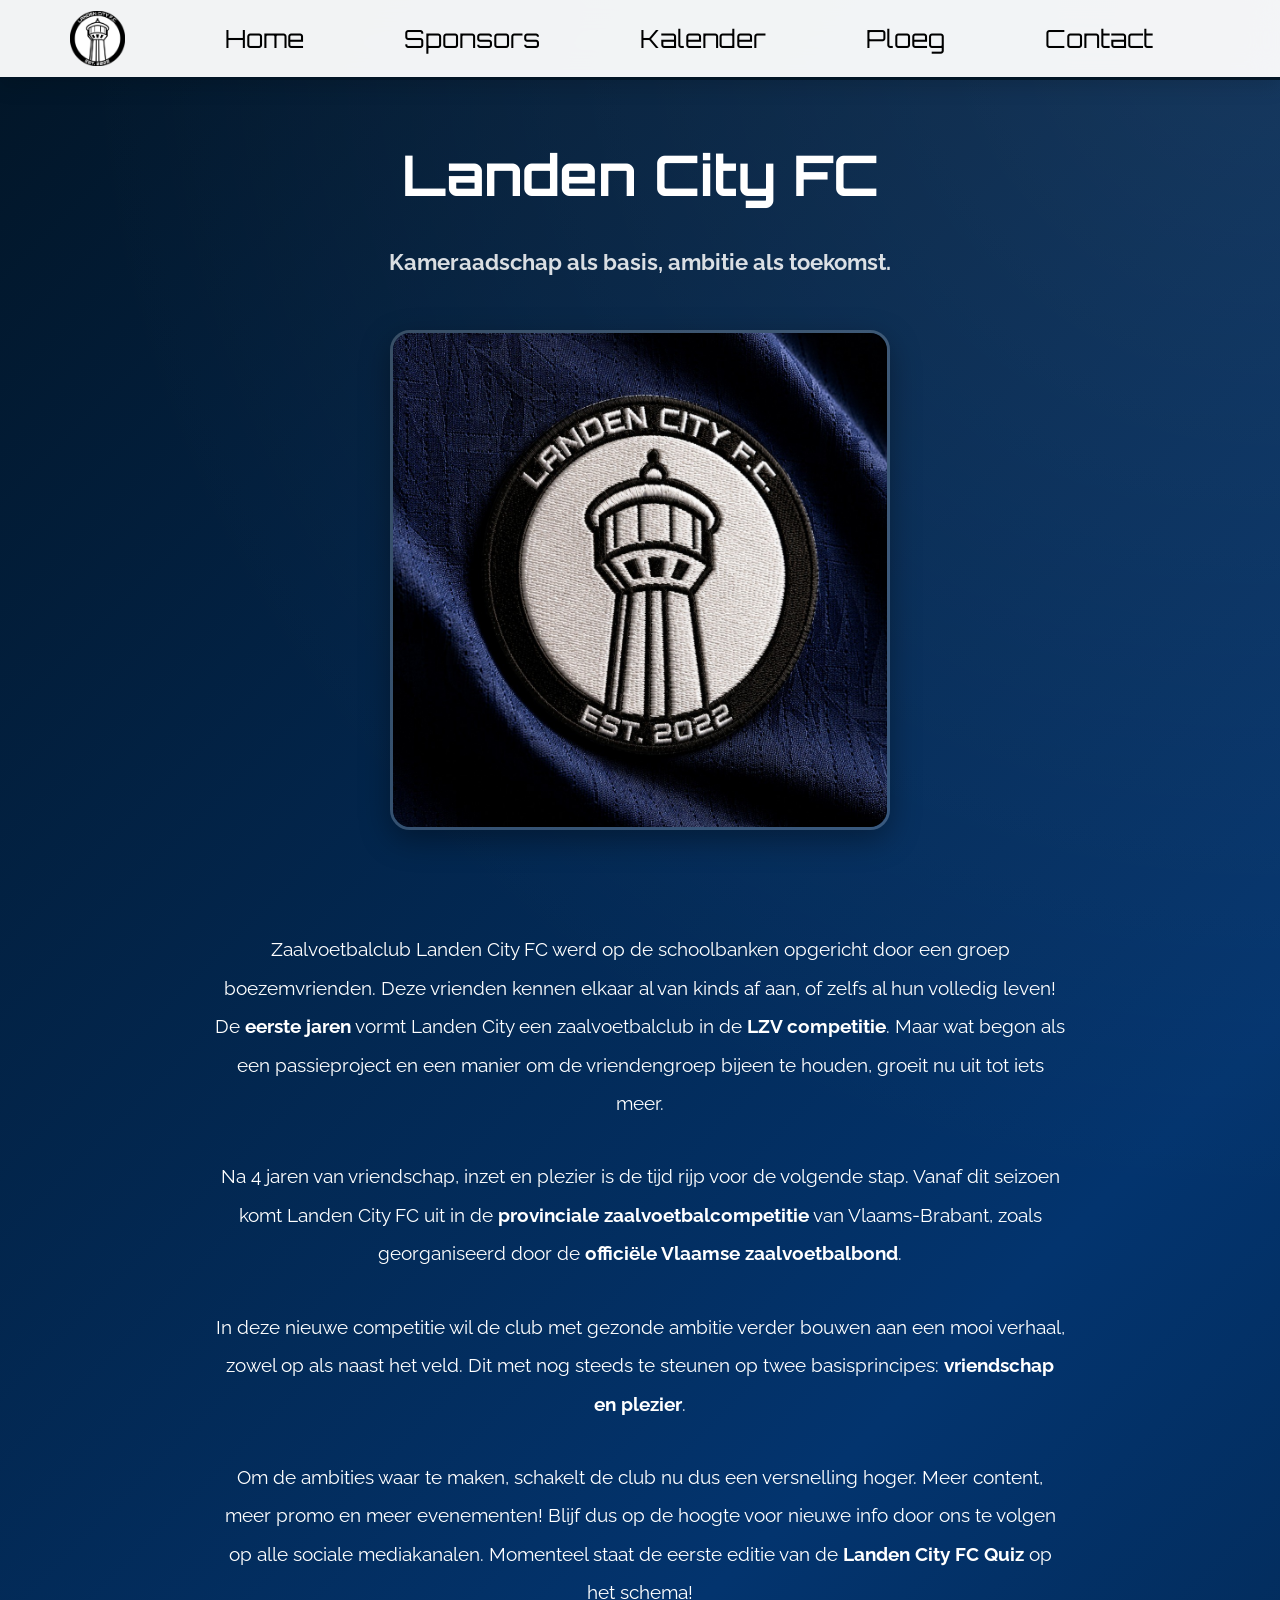
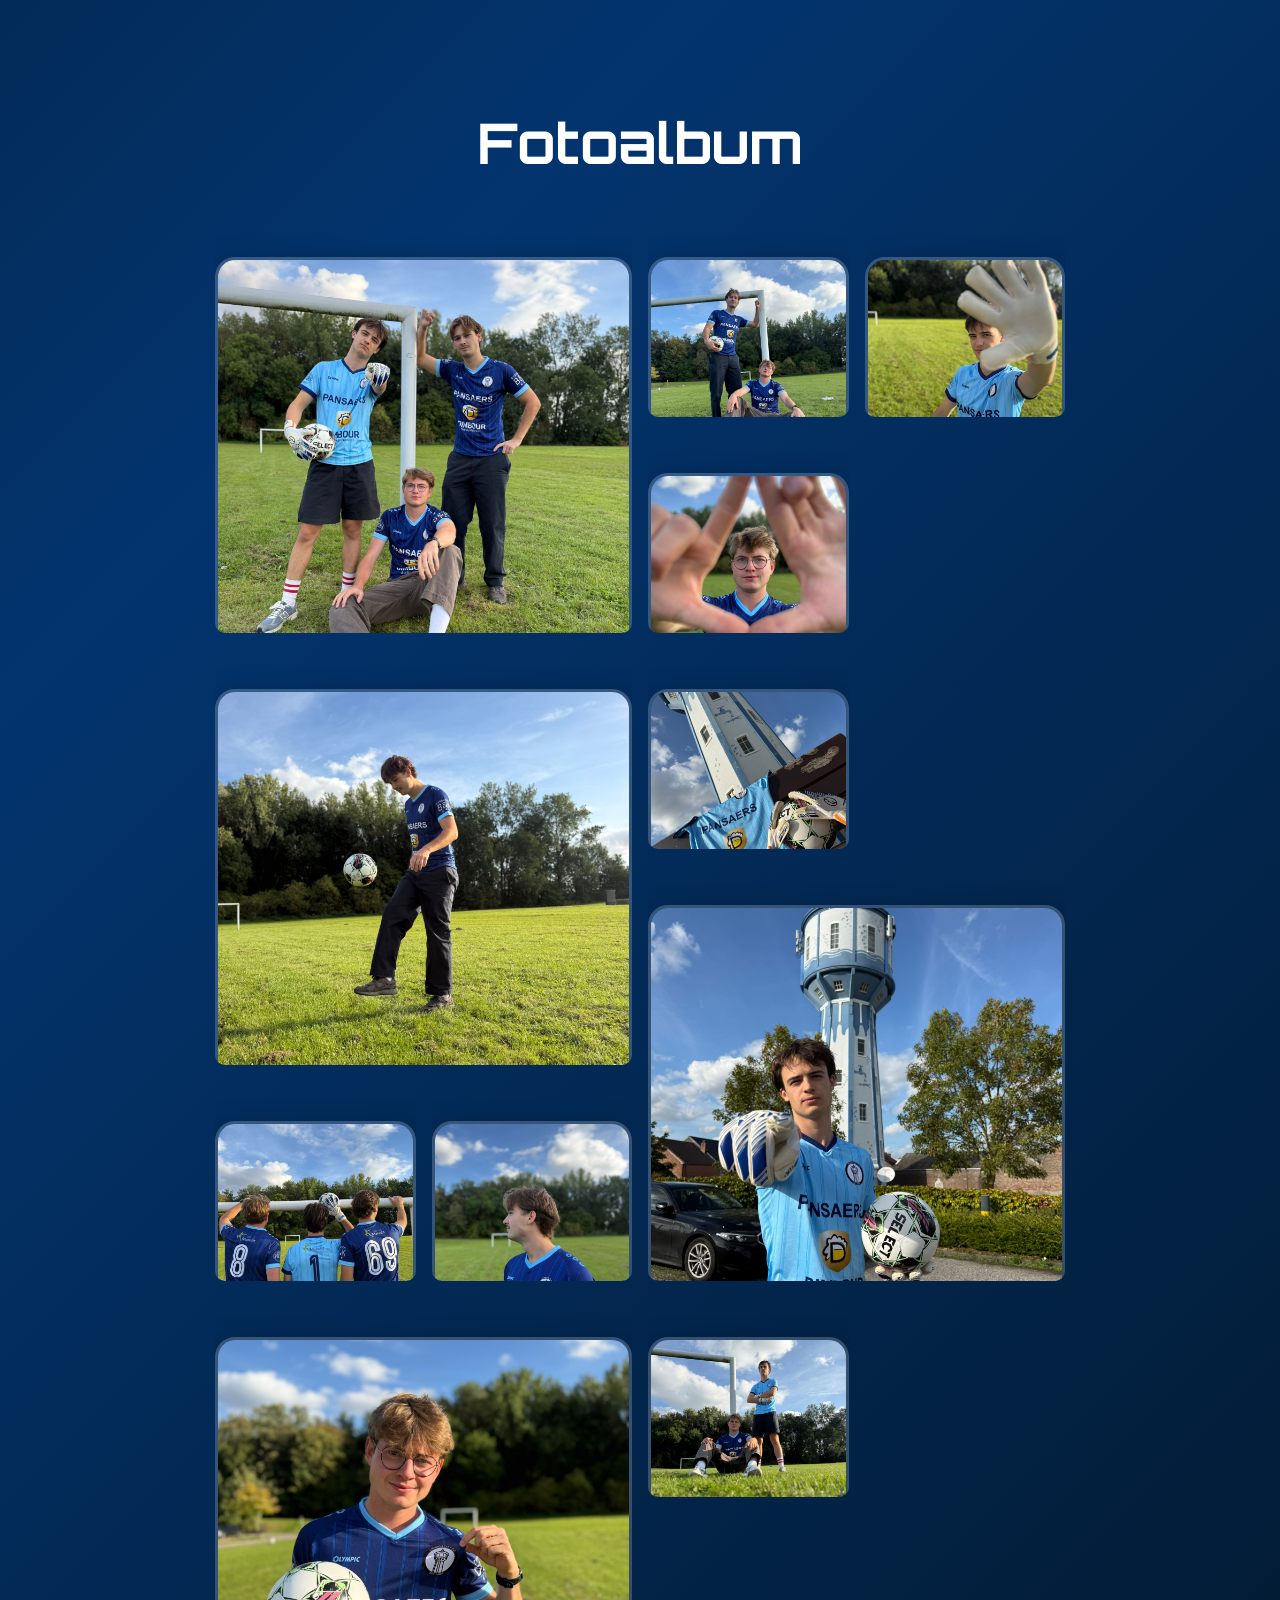
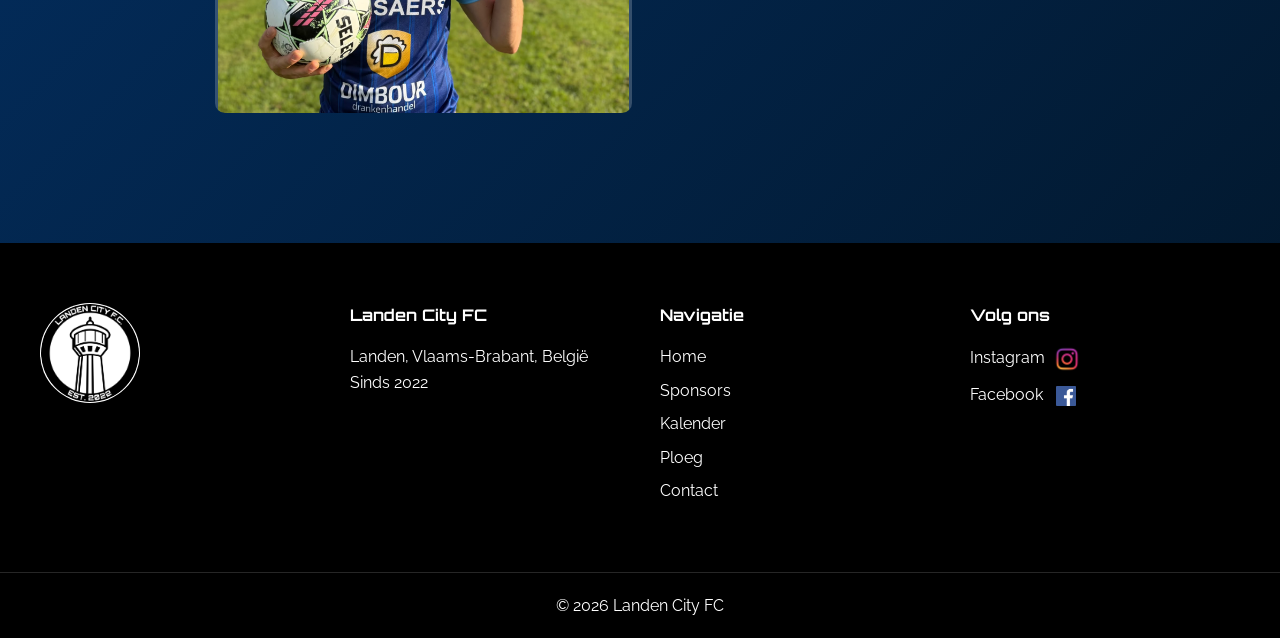
<file: index.html>
<!DOCTYPE html>
<html>

<head><!--Dit is alles wat te maken heeft met wat er in de link en tabblad van de website staat-->
    <meta charset="UTF-8">
    <meta name="viewport" content="width=device-width, initial-scale=1.0">
    <meta name="description"
      content="Ontdek de officiële website van zaalvoetbalploeg Landen City FC. Bekijk onze ploeg, wedstrijdkalender, sponsors en clubnieuws.">
    
    <link href="https://fonts.googleapis.com/css2?family=Orbitron:wght@400;500;600;700&family=Roboto:wght@300;400;500;700&family=Poppins:wght@300;400;500;600&family=Raleway:wght@300;400;500;600&family=Quicksand:wght@300;400;500;600&display=swap" rel="stylesheet">
    <title>Landen City FC</title>
    <link rel="stylesheet" href="style.css">
    <link rel="icon" type="image/png" href="afbeeldingen/lcfc_logo_2026_2.png">
</head>



<body> <!--Dit is alles wat zichtbaar is op de pagina van de website zelf-->
<header>
    <nav class="navbar">
        <a href="index.html">
            <img src="afbeeldingen/lcfc_logo_2026_2.png" alt="Nieuw logo LCFC" class="afbeeldingnav">
        </a>
        <ul>
            <li><a href="index.html">Home</a></li>
            <li><a href="sponsors.html">Sponsors</a></li>
            <li><a href="kalender.html">Kalender</a></li>
            <li><a href="ploeg.html">Ploeg</a></li>
            <li><a href="contact.html">Contact</a></li>
        </ul>
    </nav>
</header>
    <div class="home-content">
        <h1>Landen City FC</h1>
        
        <h2>Kameraadschap als basis, ambitie als toekomst.</h2>

        <img src="afbeeldingen/LCFC_logo_home.jpeg" alt="Nieuw logo LCFC op shirt" class="afbeelding"> 

        <p>
        Zaalvoetbalclub Landen City FC werd op de schoolbanken opgericht door een groep boezemvrienden. Deze vrienden kennen elkaar al van kinds af aan, of zelfs al hun volledig leven!
        De <strong>eerste jaren</strong> vormt Landen City een zaalvoetbalclub in de <strong>LZV competitie</strong>. Maar wat begon als een passieproject en een manier om de vriendengroep bijeen te houden,
         groeit nu uit tot iets meer. 
        </p>

        <p>
        Na 4 jaren van vriendschap, inzet en plezier is de tijd rijp voor de volgende stap.
         Vanaf dit seizoen komt Landen City FC uit in de <strong>provinciale zaalvoetbalcompetitie</strong> van Vlaams-Brabant,
          zoals georganiseerd door de <strong>officiële Vlaamse zaalvoetbalbond</strong>.
        </p>

        <p>
        In deze nieuwe competitie wil de club met gezonde ambitie verder bouwen aan een mooi verhaal, zowel op als naast het veld.
         Dit met nog steeds te steunen op twee basisprincipes: <strong>vriendschap en plezier</strong>.
        </p>
        
        <p>
            Om de ambities waar te maken, schakelt de club nu dus een versnelling hoger.
             Meer content, meer promo en meer evenementen! Blijf dus op de hoogte voor nieuwe info door ons te volgen op alle sociale mediakanalen. 
             Momenteel staat de eerste editie van de <strong>Landen City FC Quiz</strong> op het schema!
        </p>
        <br>
        <br>
        <div>
            <h1>Fotoalbum</h1>
        
            <!--
                INVULINSTRUCTIES FOTOALBUM:
                1. Zet je fotobestanden in een submap, bv. "afbeeldingen/album/".
                2. Vervang per tegel de tekst "Foto hier" door:
                   <img src="afbeeldingen/album/naam.jpg" alt="Korte beschrijving">
                3. Wil je meer foto's dan er nu tegels zijn? Kopieer een heel
                   <div class="foto-tegel">...</div> blok en plak het onderaan; het rooster vult zichzelf aan.
                4. Wil je een foto laten uitspringen (groter tonen)? Voeg de class "foto-groot" toe
                   aan dat tegel-blokje (er staat er nu al één als voorbeeld).
            -->
            <div class="fotoalbum-grid">
                <div class="foto-tegel foto-groot"><img src="afbeeldingen/f1.jpeg" alt="foto1"></div>
                <div class="foto-tegel"><img src="afbeeldingen/f2.jpeg" alt="foto2"></div>
                <div class="foto-tegel"><img src="afbeeldingen/f3.jpeg" alt="foto3"></div>
                <div class="foto-tegel"><img src="afbeeldingen/f4.jpeg" alt="foto4"></div>
                <div class="foto-tegel foto-groot"><img src="afbeeldingen/f5.jpeg" alt="foto5"></div>
                <div class="foto-tegel"><img src="afbeeldingen/f6.jpeg" alt="foto6"></div>
                <div class="foto-tegel foto-groot"><img src="afbeeldingen/f7.jpeg" alt="foto7"></div>
                <div class="foto-tegel"><img src="afbeeldingen/f8.jpeg" alt="foto8"></div>
                <div class="foto-tegel"><img src="afbeeldingen/f9.jpeg" alt="foto9"></div>
                <div class="foto-tegel foto-groot"><img src="afbeeldingen/f10.jpeg" alt="foto10"></div>
                <div class="foto-tegel"><img src="afbeeldingen/f11.jpeg" alt="foto11"></div>
            </div>
        </div>
    </div>

<footer class="footer">
    <div class="footer-container">

        <div class="footer-logo">
            <img src="afbeeldingen/lcfc_logo_2026_2.png" alt="Nieuw logo LCFC" class="afbeelding">  
            
        </div>

        <div>
            <h4>Landen City FC</h4>
            <p>Landen, Vlaams-Brabant, België</p>
            <p>Sinds 2022</p>
        </div>
        
        <div>
            <h4>Navigatie</h4>
            <ul class="footer-nav">
                <li><a href="index.html">Home</a></li>
                <li><a href="sponsors.html">Sponsors</a></li>
                <li><a href="kalender.html">Kalender</a></li>
                <li><a href="ploeg.html">Ploeg</a></li>
                <li><a href="contact.html">Contact</a></li>
            </ul>
        </div>

        <div>
            <h4>Volg ons</h4>

            <p><a href="https://www.instagram.com/landen_city_fc/">Instagram
                            <img src="afbeeldingen/instagram_logo.png" alt="logo instagram" class="social-iconi">
                         </a>
            </p>

            <p><a href="https://www.facebook.com/profile.php?id=61591784882797">Facebook
                            <img src="afbeeldingen/facebook_logo.png" alt="logo facebook" class="social-iconf">
                         </a>
            </p>
        </div>

    </div>

    <div class="footer-bottom">
        © 2026 Landen City FC
    </div>
</footer>

</body>

</html>
</file>
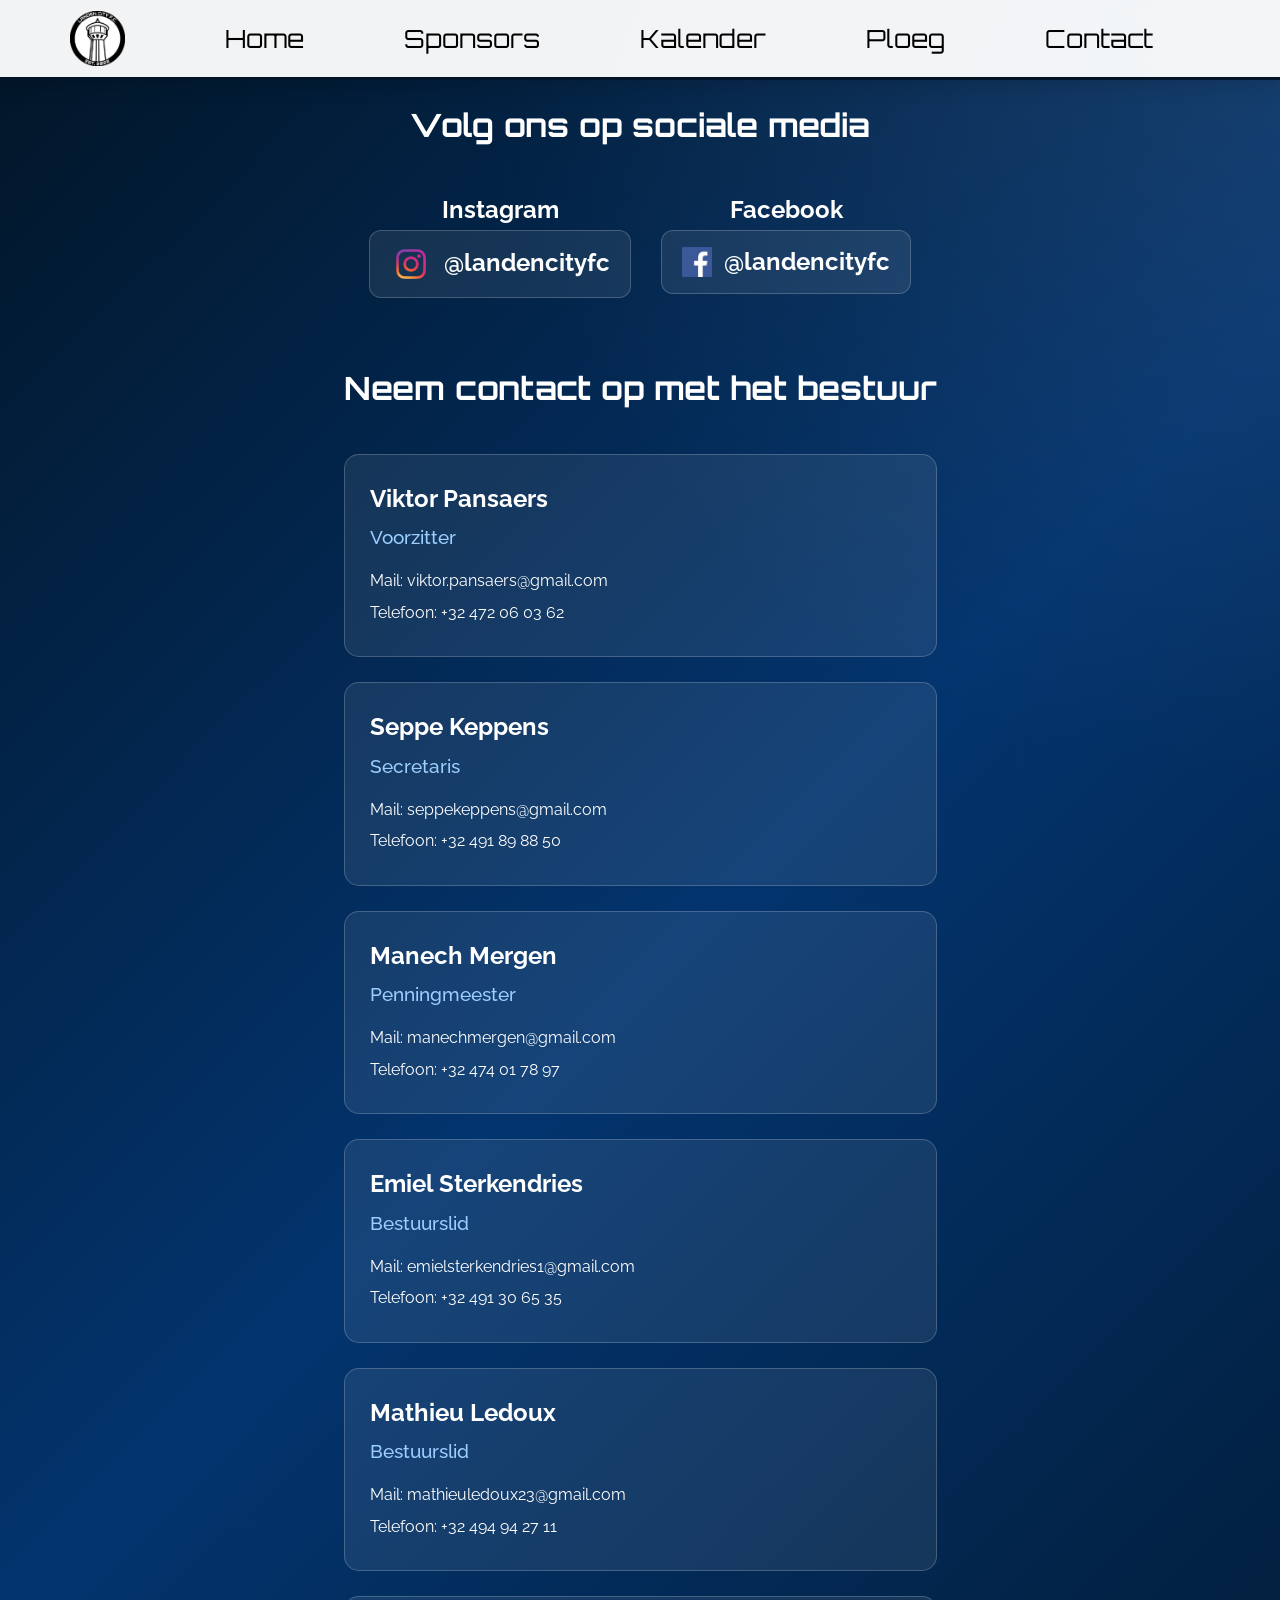
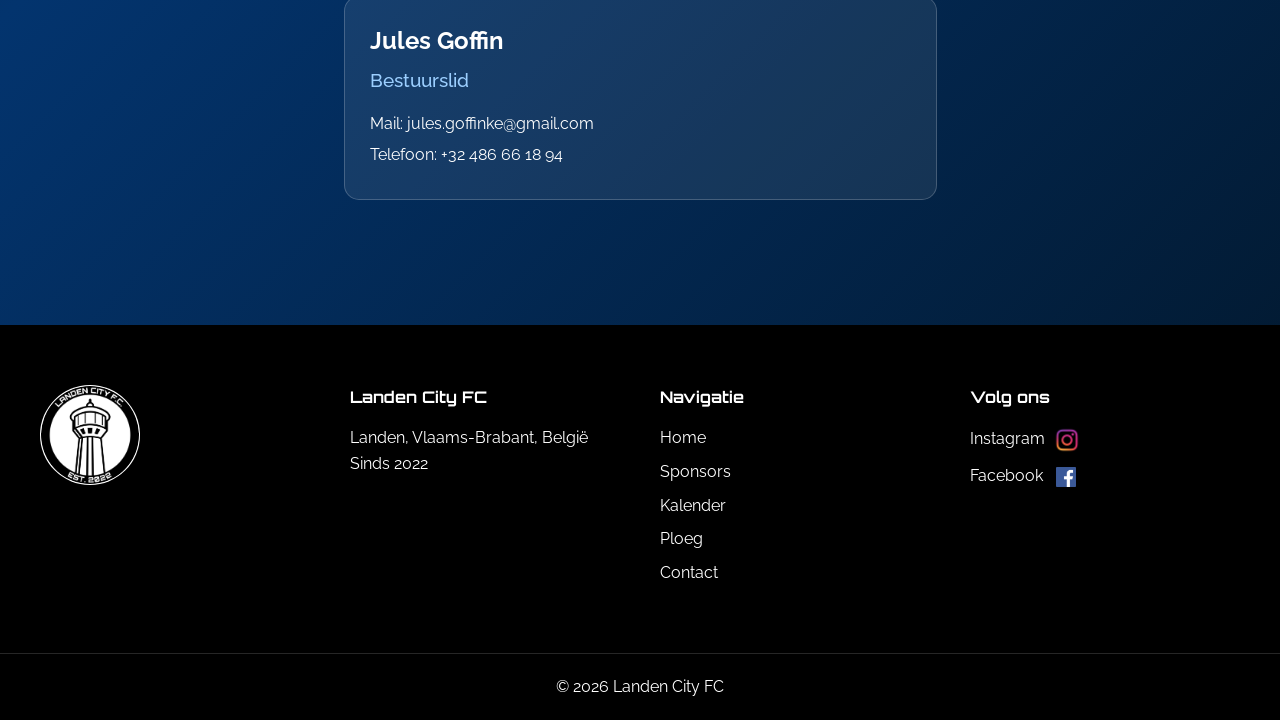
<file: contact.html>
<!DOCTYPE html>
<html>

<head><!--Dit is alles wat te maken heeft met wat er in de link en tabblad van de website staat-->
    <meta charset="UTF-8">
    <meta name="viewport" content="width=device-width, initial-scale=1.0">
    
    <link href="https://fonts.googleapis.com/css2?family=Orbitron:wght@400;500;600;700&family=Roboto:wght@300;400;500;700&family=Poppins:wght@300;400;500;600&family=Raleway:wght@300;400;500;600&family=Quicksand:wght@300;400;500;600&display=swap" rel="stylesheet">
    <title>Landen City FC</title>
    <link rel="stylesheet" href="style.css">
    <link rel="icon" type="image/png" href="afbeeldingen/lcfc_logo_2026_2.png">
</head>



<body> <!--Dit is alles wat zichtbaar is op de pagina van de website zelf-->
    <header>
        <div>
            <nav class="navbar">
                <a href="index.html">
                <img src="afbeeldingen/lcfc_logo_2026_2.png" alt="Nieuw logo LCFC" class="afbeeldingnav">
                </a>
                <ul>
                    <li><a href="index.html">Home</a></li>
                    <li><a href="sponsors.html">Sponsors</a></li>
                    <li><a href="kalender.html">Kalender</a></li>
                    <li><a href="ploeg.html">Ploeg</a></li>
                    <li><a href="contact.html">Contact</a></li>
                </ul>
            </nav>
        </div>
    </header>
    <div class="content contact-wrapper">
        <h1>Volg ons op sociale media</h1>
        
        <div class="socials-contact">

        <h2>Instagram <a href="https://www.instagram.com/landen_city_fc/" target="_blank" class="social-link">
                            <img src="afbeeldingen/instagram_logo.png" alt="logo instagram" class="social-iconci"> <span>@landencityfc</span>
                         </a></h2>
        <h2>Facebook <a href="https://www.facebook.com/profile.php?id=61591784882797" target="_blank" class="social-link">
                            <img src="afbeeldingen/facebook_logo.png" alt="logo facebook" class="social-iconcf"> <span>@landencityfc</span>
                         </a></h2>
        </div>
        
        <h1>Neem contact op met het bestuur</h1>

        <div class="contact-card">
                <h2>Viktor Pansaers</h2>
                <h3>Voorzitter</h3>
                <p>Mail: viktor.pansaers@gmail.com</p>
                <p>Telefoon: +32 472 06 03 62</p>
        </div>

        <div class="contact-card">
                <h2>Seppe Keppens</h2>
                <h3>Secretaris</h3>
                <p>Mail: seppekeppens@gmail.com</p>
                <p>Telefoon: +32 491 89 88 50</p>
        </div>

        <div class="contact-card">
                <h2>Manech Mergen</h2>
                <h3>Penningmeester</h3>
                <p>Mail: manechmergen@gmail.com</p>
                <p>Telefoon: +32 474 01 78 97</p>
        </div>

        <div class="contact-card">
                <h2>Emiel Sterkendries</h2>
                <h3>Bestuurslid</h3>
                <p>Mail: emielsterkendries1@gmail.com</p>
                <p>Telefoon: +32 491 30 65 35</p>
        </div>
        
        <div class="contact-card">
                <h2>Mathieu Ledoux</h2>
                <h3>Bestuurslid</h3>
                <p>Mail: mathieuledoux23@gmail.com</p>
                <p>Telefoon: +32 494 94 27 11</p>
        </div>
        
        <div class="contact-card">
                <h2>Jules Goffin</h2>
                <h3>Bestuurslid</h3>
                <p>Mail: jules.goffinke@gmail.com</p>
                <p>Telefoon: +32 486 66 18 94</p>
        </div>
        
    </div>

<footer class="footer">
    <div class="footer-container">

        <div class="footer-logo">
            <img src="afbeeldingen/lcfc_logo_2026_2.png" alt="Nieuw logo LCFC" class="afbeelding">  
            
        </div>

        <div>
            <h4>Landen City FC</h4>
            <p>Landen, Vlaams-Brabant, België</p>
            <p>Sinds 2022</p>
        </div>
        
        <div>
            <h4>Navigatie</h4>
            <ul class="footer-nav">
                <li><a href="index.html">Home</a></li>
                <li><a href="sponsors.html">Sponsors</a></li>
                <li><a href="kalender.html">Kalender</a></li>
                <li><a href="ploeg.html">Ploeg</a></li>
                <li><a href="contact.html">Contact</a></li>
            </ul>
        </div>

        <div>
            <h4>Volg ons</h4>

            <p><a href="https://www.instagram.com/landen_city_fc/">Instagram
                            <img src="afbeeldingen/instagram_logo.png" alt="logo instagram" class="social-iconi">
                         </a>
            </p>

            <p><a href="https://www.facebook.com/profile.php?id=61591784882797">Facebook
                            <img src="afbeeldingen/facebook_logo.png" alt="logo facebook" class="social-iconf">
                         </a>
            </p>
        </div>

    </div>

    <div class="footer-bottom">
        © 2026 Landen City FC
    </div>
</footer>

</body>




</html>
</file>
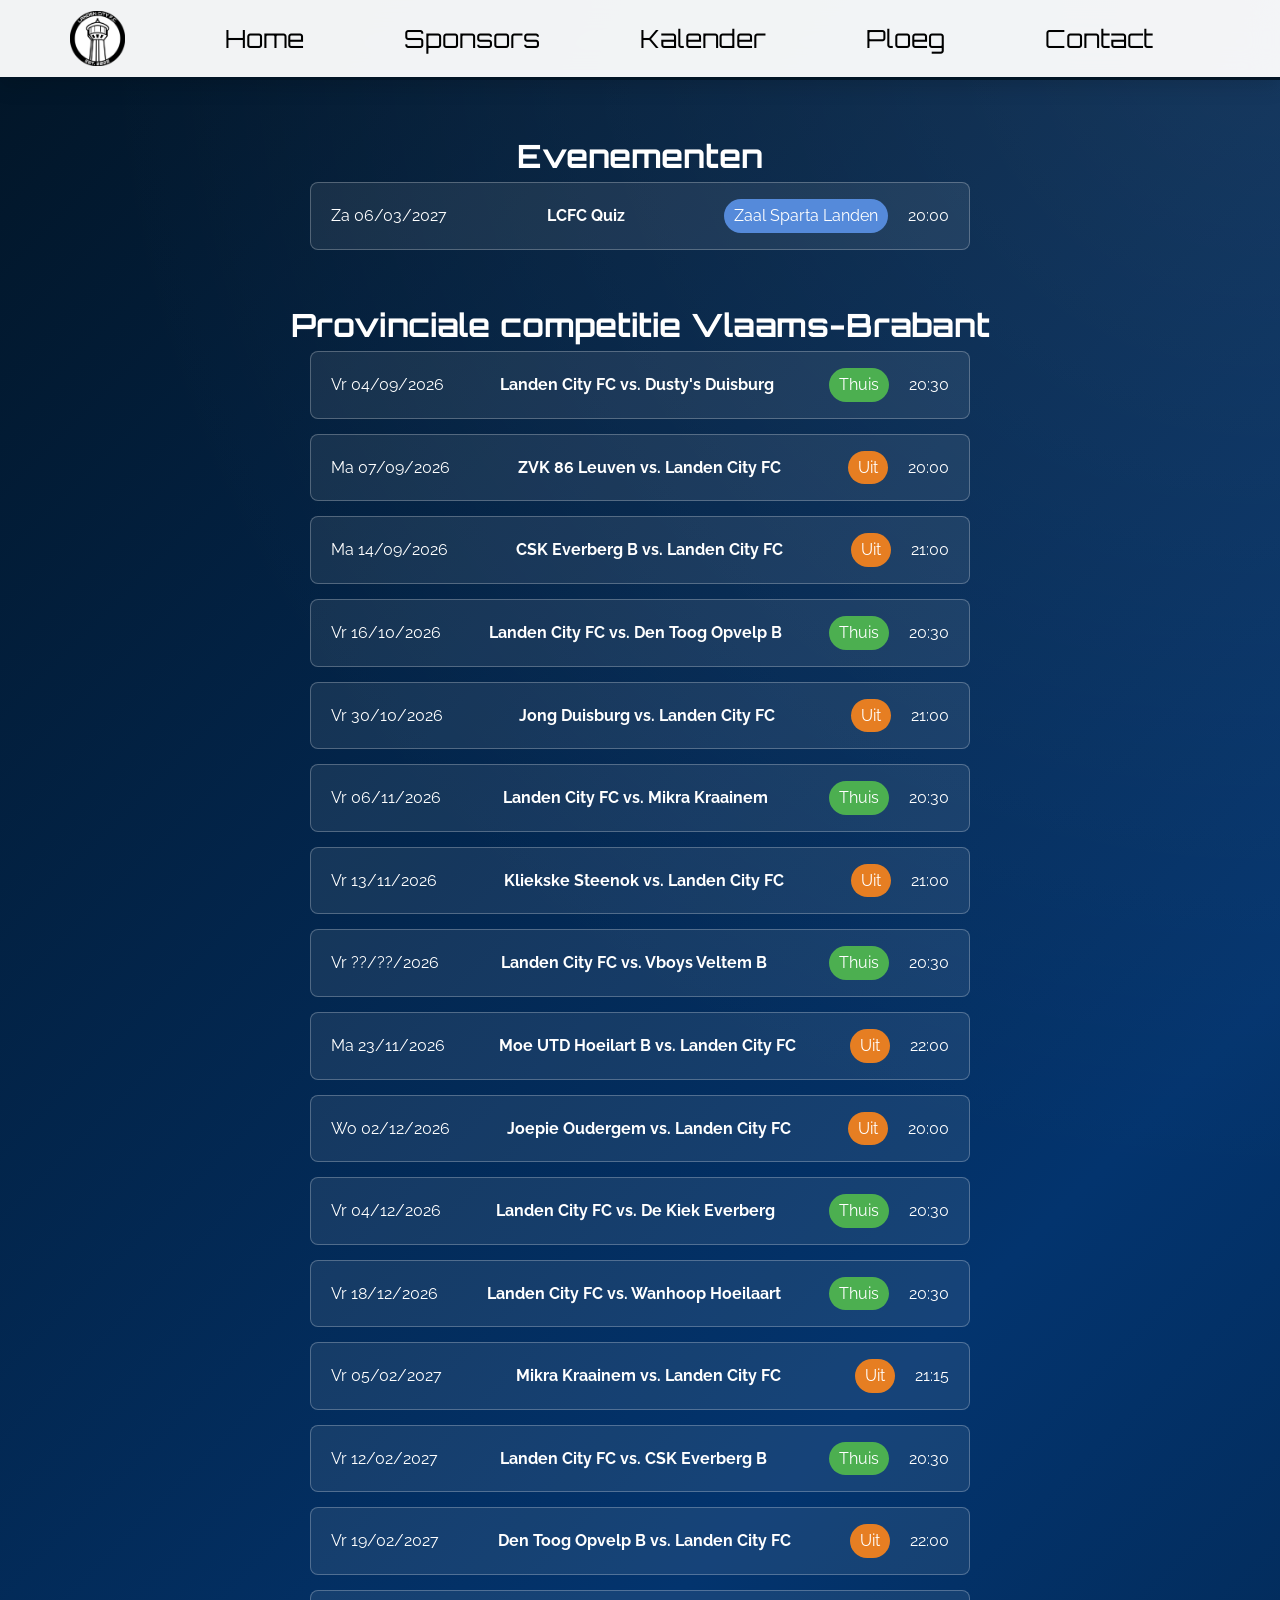
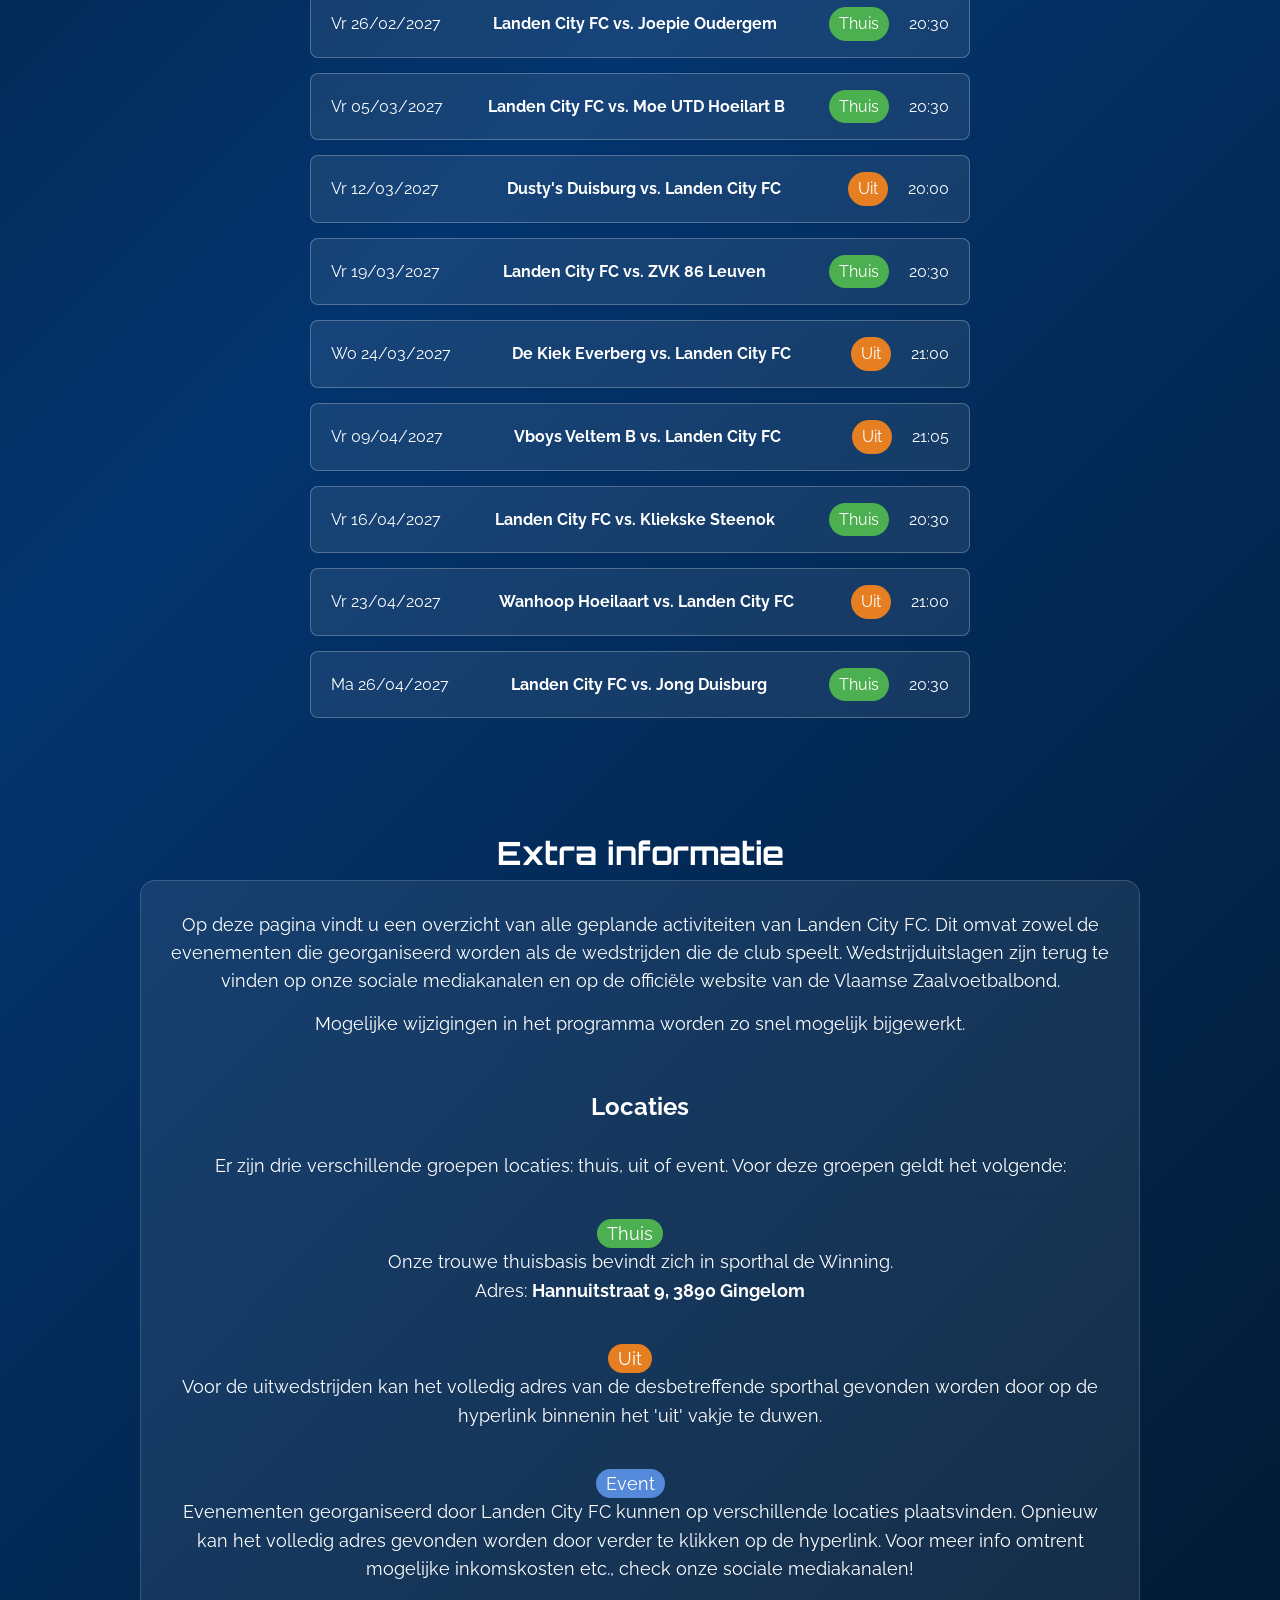
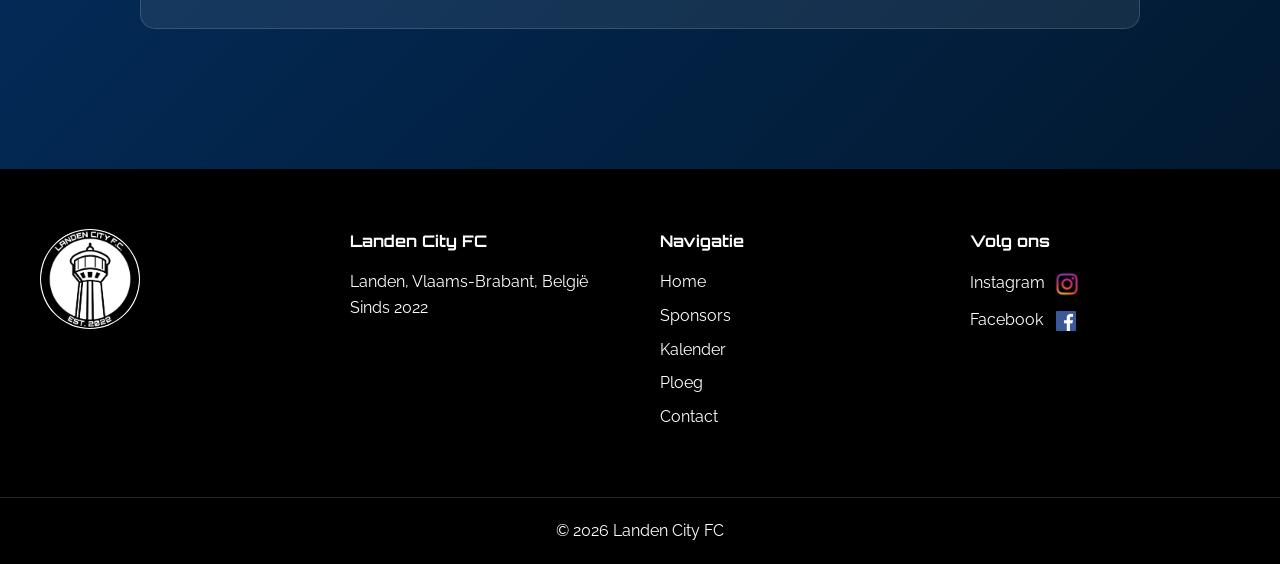
<file: kalender.html>
<!DOCTYPE html>
<html>

<head><!--Dit is alles wat te maken heeft met wat er in de link en tabblad van de website staat-->
    <meta charset="UTF-8">
    <meta name="viewport" content="width=device-width, initial-scale=1.0">

    <link href="https://fonts.googleapis.com/css2?family=Orbitron:wght@400;500;600;700&family=Roboto:wght@300;400;500;700&family=Poppins:wght@300;400;500;600&family=Raleway:wght@300;400;500;600&family=Quicksand:wght@300;400;500;600&display=swap" rel="stylesheet">
    <title>Landen City FC</title>
    <link rel="stylesheet" href="style.css">
    <link rel="icon" type="image/png" href="afbeeldingen/lcfc_logo_2026_2.png">
</head>



<body> <!--Dit is alles wat zichtbaar is op de pagina van de website zelf-->
    <header>
        <div>
            <nav class="navbar">
                <a href="index.html">
                <img src="afbeeldingen/lcfc_logo_2026_2.png" alt="Nieuw logo LCFC" class="afbeeldingnav">
                </a>
                <ul>
                    <li><a href="index.html">Home</a></li>
                    <li><a href="sponsors.html">Sponsors</a></li>
                    <li><a href="kalender.html">Kalender</a></li>
                    <li><a href="ploeg.html">Ploeg</a></li>
                    <li><a href="contact.html">Contact</a></li>
                </ul>
            </nav>
        </div>
    </header>
    <div class="content">

    <br>
    <br> 
        <h1 class="page-titel">Evenementen</h1>

        <div class="kalender-wrapper">
            <!-- Kopieer een <li> om een nieuwe wedstrijd toe te voegen. Gebruik class "thuis" of "uit" op de badge. -->
            <ul class="wedstrijden-lijst">
                <li class="wedstrijd-item">
                    <span class="wedstrijd-datum">Za 06/03/2027 </span>
                    <span class="wedstrijd-tegenstander"><strong>LCFC Quiz</strong></span>
                    <span class="wedstrijd-badge event"><a href="https://www.google.com/maps/place/FC+Landen+terreinen+Sparta/@50.7531677,5.0923651,17z/data=!3m1!4b1!4m6!3m5!1s0x47c1121f218eb65b:0x9c70ea0aec9dc79d!8m2!3d50.7531677!4d5.0923651!16s%2Fg%2F11c75s85sd?hl=nl-BE&entry=ttu&g_ep=EgoyMDI2MDcwOC4wIKXMDSoASAFQAw%3D%3D" class="adres-link">Zaal Sparta Landen</a></span>
                    <span class="wedstrijd-tijd">20:00</span>
                </li>
            </ul>
        </div>

        <h1 class="page-titel">Provinciale competitie Vlaams-Brabant</h1>


        <div class="kalender-wrapper">
            <ul class="wedstrijden-lijst">
                <li class="wedstrijd-item">
                    <span class="wedstrijd-datum">Vr 04/09/2026</span>
                    <span class="wedstrijd-tegenstander"><strong>Landen City FC vs. Dusty's Duisburg</strong></span>
                    <span class="wedstrijd-badge thuis">Thuis</span>
                    <span class="wedstrijd-tijd">20:30</span>
                </li>
            
                <li class="wedstrijd-item">
                    <span class="wedstrijd-datum">Ma 07/09/2026</span>
                    <span class="wedstrijd-tegenstander"><strong>ZVK 86 Leuven vs. Landen City FC</strong></span>
                    <span class="wedstrijd-badge uit"><a href="https://maps.google.com/?q=Brandweg%208,%203012%20Wilsele,%20Belgi%C3%AB" class="adres-link">Uit</a></span>
                    <span class="wedstrijd-tijd">20:00</span>
                </li>
            
                <li class="wedstrijd-item">
                    <span class="wedstrijd-datum">Ma 14/09/2026</span>
                    <span class="wedstrijd-tegenstander"><strong>CSK Everberg B vs. Landen City FC</strong></span>
                    <span class="wedstrijd-badge uit"><a href="https://www.google.com/maps/place/Sporthal+Kortenberg/@50.8835615,4.5459431,404m/data=!3m1!1e3!4m6!3m5!1s0x47c3de58ad4c7777:0xec6dce0250b6f6!8m2!3d50.883575!4d4.5468632!16s%2Fg%2F11bzx3wm30!5m1!1e3?entry=ttu&g_ep=EgoyMDI2MDgxMi4wIKXMDSoASAFQAw%3D%3D" class="adres-link">Uit</a></span>
                    <span class="wedstrijd-tijd">21:00</span>
                </li>
            
                <li class="wedstrijd-item">
                    <span class="wedstrijd-datum">Vr 16/10/2026</span>
                    <span class="wedstrijd-tegenstander"><strong>Landen City FC vs. Den Toog Opvelp B</strong></span>
                    <span class="wedstrijd-badge thuis">Thuis</span>
                    <span class="wedstrijd-tijd">20:30</span>
                </li>
            
                <li class="wedstrijd-item">
                    <span class="wedstrijd-datum">Vr 30/10/2026</span>
                    <span class="wedstrijd-tegenstander"><strong>Jong Duisburg vs. Landen City FC</strong></span>
                    <span class="wedstrijd-badge uit"><a href="https://www.google.com/maps/place/Diependal/@50.818673,4.5070443,689m/data=!3m1!1e3!4m6!3m5!1s0x47c3d966c55a9571:0x15886c01654c26af!8m2!3d50.8175508!4d4.5111005!16s%2Fg%2F11cfd8mp_!5m1!1e3?entry=ttu&g_ep=EgoyMDI2MDgxMi4wIKXMDSoASAFQAw%3D%3D" class="adres-link">Uit</a></span>
                    <span class="wedstrijd-tijd">21:00</span>
                </li>
            
                <li class="wedstrijd-item">
                    <span class="wedstrijd-datum">Vr 06/11/2026</span>
                    <span class="wedstrijd-tegenstander"><strong>Landen City FC vs. Mikra Kraainem</strong></span>
                    <span class="wedstrijd-badge thuis">Thuis</span>
                    <span class="wedstrijd-tijd">20:30</span>
                </li>
            
                <li class="wedstrijd-item">
                    <span class="wedstrijd-datum">Vr 13/11/2026</span>
                    <span class="wedstrijd-tegenstander"><strong>Kliekske Steenok vs. Landen City FC</strong></span>
                    <span class="wedstrijd-badge uit"><a href="https://www.google.com/maps/place/Sporthal+Hertblock/@50.9213463,4.502242,549m/data=!3m1!1e3!4m6!3m5!1s0x47c3ddf6d75fc2bb:0x28b32361caec792c!8m2!3d50.921091!4d4.5049274!16s%2Fg%2F11clhpzf5t!5m1!1e3?entry=ttu&g_ep=EgoyMDI2MDgxMi4wIKXMDSoASAFQAw%3D%3D" class="adres-link">Uit</a></span>
                    <span class="wedstrijd-tijd">21:00</span>
                </li>
            
                <li class="wedstrijd-item">
                    <span class="wedstrijd-datum">Vr ??/??/2026</span>
                    <span class="wedstrijd-tegenstander"><strong>Landen City FC vs. Vboys Veltem B</strong></span>
                    <span class="wedstrijd-badge thuis">Thuis</span>
                    <span class="wedstrijd-tijd">20:30</span>
                </li>
            
                <li class="wedstrijd-item">
                    <span class="wedstrijd-datum">Ma 23/11/2026</span>
                    <span class="wedstrijd-tegenstander"><strong>Moe UTD Hoeilart B vs. Landen City FC</strong></span>
                    <span class="wedstrijd-badge uit"><a href="https://www.google.com/maps/place/Sport-+en+Jeugdcentrum+Koldam/@50.7690465,4.4792236,136m/data=!3m1!1e3!4m6!3m5!1s0x47c3da0e40ec115f:0x32035dd536dfe72a!8m2!3d50.7689427!4d4.4797065!16s%2Fg%2F11g8yky0s_!5m1!1e3?entry=ttu&g_ep=EgoyMDI2MDgxMi4wIKXMDSoASAFQAw%3D%3D" class="adres-link">Uit</a></span>
                    <span class="wedstrijd-tijd">22:00</span>
                </li>
            
                <li class="wedstrijd-item">
                    <span class="wedstrijd-datum">Wo 02/12/2026</span>
                    <span class="wedstrijd-tegenstander"><strong>Joepie Oudergem vs. Landen City FC</strong></span>
                    <span class="wedstrijd-badge uit"><a href="https://www.google.com/maps/place/Centre+sportif+d'Auderghem/@50.8166689,4.4286078,275m/data=!3m1!1e3!4m6!3m5!1s0x47c3dbe7a5249a0d:0x25ff41a86d6a4293!8m2!3d50.8166689!4d4.4300474!16s%2Fg%2F11t4bvjzr4!5m1!1e3?entry=ttu&g_ep=EgoyMDI2MDgxMi4wIKXMDSoASAFQAw%3D%3D" class="adres-link">Uit</a></span>
                    <span class="wedstrijd-tijd">20:00</span>
                </li>
            
                <li class="wedstrijd-item">
                    <span class="wedstrijd-datum">Vr 04/12/2026</span>
                    <span class="wedstrijd-tegenstander"><strong>Landen City FC vs. De Kiek Everberg</strong></span>
                    <span class="wedstrijd-badge thuis">Thuis</span>
                    <span class="wedstrijd-tijd">20:30</span>
                </li>
            
                <li class="wedstrijd-item">
                    <span class="wedstrijd-datum">Vr 18/12/2026</span>
                    <span class="wedstrijd-tegenstander"><strong>Landen City FC vs. Wanhoop Hoeilaart</strong></span>
                    <span class="wedstrijd-badge thuis">Thuis</span>
                    <span class="wedstrijd-tijd">20:30</span>
                </li>
            
                <li class="wedstrijd-item">
                    <span class="wedstrijd-datum">Vr 05/02/2027</span>
                    <span class="wedstrijd-tegenstander"><strong>Mikra Kraainem vs. Landen City FC</strong></span>
                    <span class="wedstrijd-badge uit"><a href="https://www.google.com/maps/place/Sporthal+van+Kraainem/@50.864064,4.4654237,118m/data=!3m1!1e3!4m6!3m5!1s0x47c3dc6098b6da79:0x5c9cc7440cfa4133!8m2!3d50.8642145!4d4.4659102!16s%2Fg%2F11h11dvkc!5m1!1e3?entry=ttu&g_ep=EgoyMDI2MDgxMi4wIKXMDSoASAFQAw%3D%3D" class="adres-link">Uit</a></span>
                    <span class="wedstrijd-tijd">21:15</span>
                </li>
            
                <li class="wedstrijd-item">
                    <span class="wedstrijd-datum">Vr 12/02/2027</span>
                    <span class="wedstrijd-tegenstander"><strong>Landen City FC vs. CSK Everberg B</strong></span>
                    <span class="wedstrijd-badge thuis">Thuis</span>
                    <span class="wedstrijd-tijd">20:30</span>
                </li>
            
                <li class="wedstrijd-item">
                    <span class="wedstrijd-datum">Vr 19/02/2027</span>
                    <span class="wedstrijd-tegenstander"><strong>Den Toog Opvelp B vs. Landen City FC</strong></span>
                    <span class="wedstrijd-badge uit"><a href="https://maps.google.com/?q=Speelpleinstraat%2010,%203360%20Bierbeek,%20Belgi%C3%AB" class="adres-link">Uit</a></span>
                    <span class="wedstrijd-tijd">22:00</span>
                </li>
            
                <li class="wedstrijd-item">
                    <span class="wedstrijd-datum">Vr 26/02/2027</span>
                    <span class="wedstrijd-tegenstander"><strong>Landen City FC vs. Joepie Oudergem</strong></span>
                    <span class="wedstrijd-badge thuis">Thuis</span>
                    <span class="wedstrijd-tijd">20:30</span>
                </li>
            
                <li class="wedstrijd-item">
                    <span class="wedstrijd-datum">Vr 05/03/2027</span>
                    <span class="wedstrijd-tegenstander"><strong>Landen City FC vs. Moe UTD Hoeilart B</strong></span>
                    <span class="wedstrijd-badge thuis">Thuis</span>
                    <span class="wedstrijd-tijd">20:30</span>
                </li>
            
                <li class="wedstrijd-item">
                    <span class="wedstrijd-datum">Vr 12/03/2027</span>
                    <span class="wedstrijd-tegenstander"><strong>Dusty's Duisburg vs. Landen City FC</strong></span>
                    <span class="wedstrijd-badge uit"><a href="https://www.google.com/maps/place/Diependal/@50.8178729,4.5101564,171m/data=!3m1!1e3!4m6!3m5!1s0x47c3d966c55a9571:0x15886c01654c26af!8m2!3d50.8175508!4d4.5111005!16s%2Fg%2F11cfd8mp_!5m1!1e3?entry=ttu&g_ep=EgoyMDI2MDgxMi4wIKXMDSoASAFQAw%3D%3D" class="adres-link">Uit</a></span>
                    <span class="wedstrijd-tijd">20:00</span>
                </li>
            
                <li class="wedstrijd-item">
                    <span class="wedstrijd-datum">Vr 19/03/2027</span>
                    <span class="wedstrijd-tegenstander"><strong>Landen City FC vs. ZVK 86 Leuven</strong></span>
                    <span class="wedstrijd-badge thuis">Thuis</span>
                    <span class="wedstrijd-tijd">20:30</span>
                </li>
            
                <li class="wedstrijd-item">
                    <span class="wedstrijd-datum">Wo 24/03/2027</span>
                    <span class="wedstrijd-tegenstander"><strong>De Kiek Everberg vs. Landen City FC</strong></span>
                    <span class="wedstrijd-badge uit"><a href="https://www.google.com/maps/place/Sporthal+Kortenberg/@50.8835292,4.5466578,155m/data=!3m1!1e3!4m6!3m5!1s0x47c3de58ad4c7777:0xec6dce0250b6f6!8m2!3d50.883575!4d4.5468632!16s%2Fg%2F11bzx3wm30!5m1!1e3?entry=ttu&g_ep=EgoyMDI2MDgxMi4wIKXMDSoASAFQAw%3D%3D" class="adres-link">Uit</a></span>
                    <span class="wedstrijd-tijd">21:00</span>
                </li>
            
                <li class="wedstrijd-item">
                    <span class="wedstrijd-datum">Vr 09/04/2027</span>
                    <span class="wedstrijd-tegenstander"><strong>Vboys Veltem B vs. Landen City FC</strong></span>
                    <span class="wedstrijd-badge uit"><a href="https://www.google.com/maps/place/Sportcentrum+Bart+Swings/@50.9025574,4.6663906,112m/data=!3m1!1e3!4m6!3m5!1s0x47c1614a494e9095:0xd77f35c8c26e393a!8m2!3d50.9024959!4d4.6677419!16s%2Fg%2F11qg5cr41m!5m1!1e3?entry=ttu&g_ep=EgoyMDI2MDgxMi4wIKXMDSoASAFQAw%3D%3D" class="adres-link">Uit</a></span>
                    <span class="wedstrijd-tijd">21:05</span>
                </li>
            
                <li class="wedstrijd-item">
                    <span class="wedstrijd-datum">Vr 16/04/2027</span>
                    <span class="wedstrijd-tegenstander"><strong>Landen City FC vs. Kliekske Steenok</strong></span>
                    <span class="wedstrijd-badge thuis">Thuis</span>
                    <span class="wedstrijd-tijd">20:30</span>
                </li>
            
                <li class="wedstrijd-item">
                    <span class="wedstrijd-datum">Vr 23/04/2027</span>
                    <span class="wedstrijd-tegenstander"><strong>Wanhoop Hoeilaart vs. Landen City FC</strong></span>
                    <span class="wedstrijd-badge uit"><a href="https://www.google.com/maps/place/Sport-+en+Jeugdcentrum+Koldam/@50.7689427,4.4771316,551m/data=!3m2!1e3!4b1!4m6!3m5!1s0x47c3da0e40ec115f:0x32035dd536dfe72a!8m2!3d50.7689427!4d4.4797065!16s%2Fg%2F11g8yky0s_!5m1!1e3?entry=ttu&g_ep=EgoyMDI2MDgxMi4wIKXMDSoASAFQAw%3D%3D" class="adres-link">Uit</a></span>
                    <span class="wedstrijd-tijd">21:00</span>
                </li>
            
                <li class="wedstrijd-item">
                    <span class="wedstrijd-datum">Ma 26/04/2027</span>
                    <span class="wedstrijd-tegenstander"><strong>Landen City FC vs. Jong Duisburg</strong></span>
                    <span class="wedstrijd-badge thuis">Thuis</span>
                    <span class="wedstrijd-tijd">20:30</span>
                </li>
            </ul>
        </div>
        </div>

        <h1 class="page-titel">Extra informatie</h1>

        <section class="kalender-sectie">

            <p>
                Op deze pagina vindt u een overzicht van alle geplande activiteiten van Landen City FC.
                Dit omvat zowel de evenementen die georganiseerd worden als de wedstrijden die de club speelt.
                Wedstrijduitslagen zijn terug te vinden op onze sociale mediakanalen en op de officiële website van de Vlaamse Zaalvoetbalbond.
            </p>

            <p>
                Mogelijke wijzigingen in het programma worden zo snel mogelijk bijgewerkt.
            </p>

        <h2>Locaties</h2>
            <p>
                Er zijn drie verschillende groepen locaties: thuis, uit of event. Voor deze groepen geldt het volgende:
            </p>
            <br> 
            <p>
                <span class="wedstrijd-badge thuis">Thuis</span> <br>  <span>Onze trouwe thuisbasis bevindt zich in sporthal de Winning. <br>
                    Adres: <strong><a href="https://www.google.com/maps/place/Hannuitstraat+9,+3890+Gingelom/@50.7194269,5.1242349,17z/data=!3m1!4b1!4m6!3m5!1s0x47c10e3a452f545d:0x5a5df57de6e34f1f!8m2!3d50.7194269!4d5.1268098!16s%2Fg%2F11x6r6nlx6?entry=ttu&g_ep=EgoyMDI2MDcwNi4wIKXMDSoASAFQAw%3D%3D" class="adres-link">Hannuitstraat 9, 3890 Gingelom</a></strong>
                 </span>
            </p>
            <br>
            <p>
                <span class="wedstrijd-badge uit">Uit</span><br>   <span>Voor de uitwedstrijden kan het volledig adres van de desbetreffende sporthal gevonden worden door op de hyperlink binnenin het 'uit' vakje te duwen.
                 </span>
            </p>
            <br> 
            <p>
                <span class="wedstrijd-badge event">Event</span><br>  Evenementen georganiseerd door Landen City FC kunnen op verschillende locaties plaatsvinden.
                 Opnieuw kan het volledig adres gevonden worden door verder te klikken op de hyperlink. Voor meer info omtrent mogelijke inkomskosten etc., check onze sociale mediakanalen! <span>
                 </span>
            </p>
        </section>


<footer class="footer">
    <div class="footer-container">

        <div class="footer-logo">
            <img src="afbeeldingen/lcfc_logo_2026_2.png" alt="Nieuw logo LCFC" class="afbeelding">  
            
        </div>

        <div>
            <h4>Landen City FC</h4>
            <p>Landen, Vlaams-Brabant, België</p>
            <p>Sinds 2022</p>
        </div>
        
        <div>
            <h4>Navigatie</h4>
            <ul class="footer-nav">
                <li><a href="index.html">Home</a></li>
                <li><a href="sponsors.html">Sponsors</a></li>
                <li><a href="kalender.html">Kalender</a></li>
                <li><a href="ploeg.html">Ploeg</a></li>
                <li><a href="contact.html">Contact</a></li>
            </ul>
        </div>

        <div>
            <h4>Volg ons</h4>

            <p><a href="https://www.instagram.com/landen_city_fc/">Instagram
                            <img src="afbeeldingen/instagram_logo.png" alt="logo instagram" class="social-iconi">
                         </a>
            </p>

            <p><a href="https://www.facebook.com/profile.php?id=61591784882797">Facebook
                            <img src="afbeeldingen/facebook_logo.png" alt="logo facebook" class="social-iconf">
                         </a>
            </p>
        </div>

    </div>

    <div class="footer-bottom">
        © 2026 Landen City FC
    </div>
</footer>

</body>




</html>
</file>
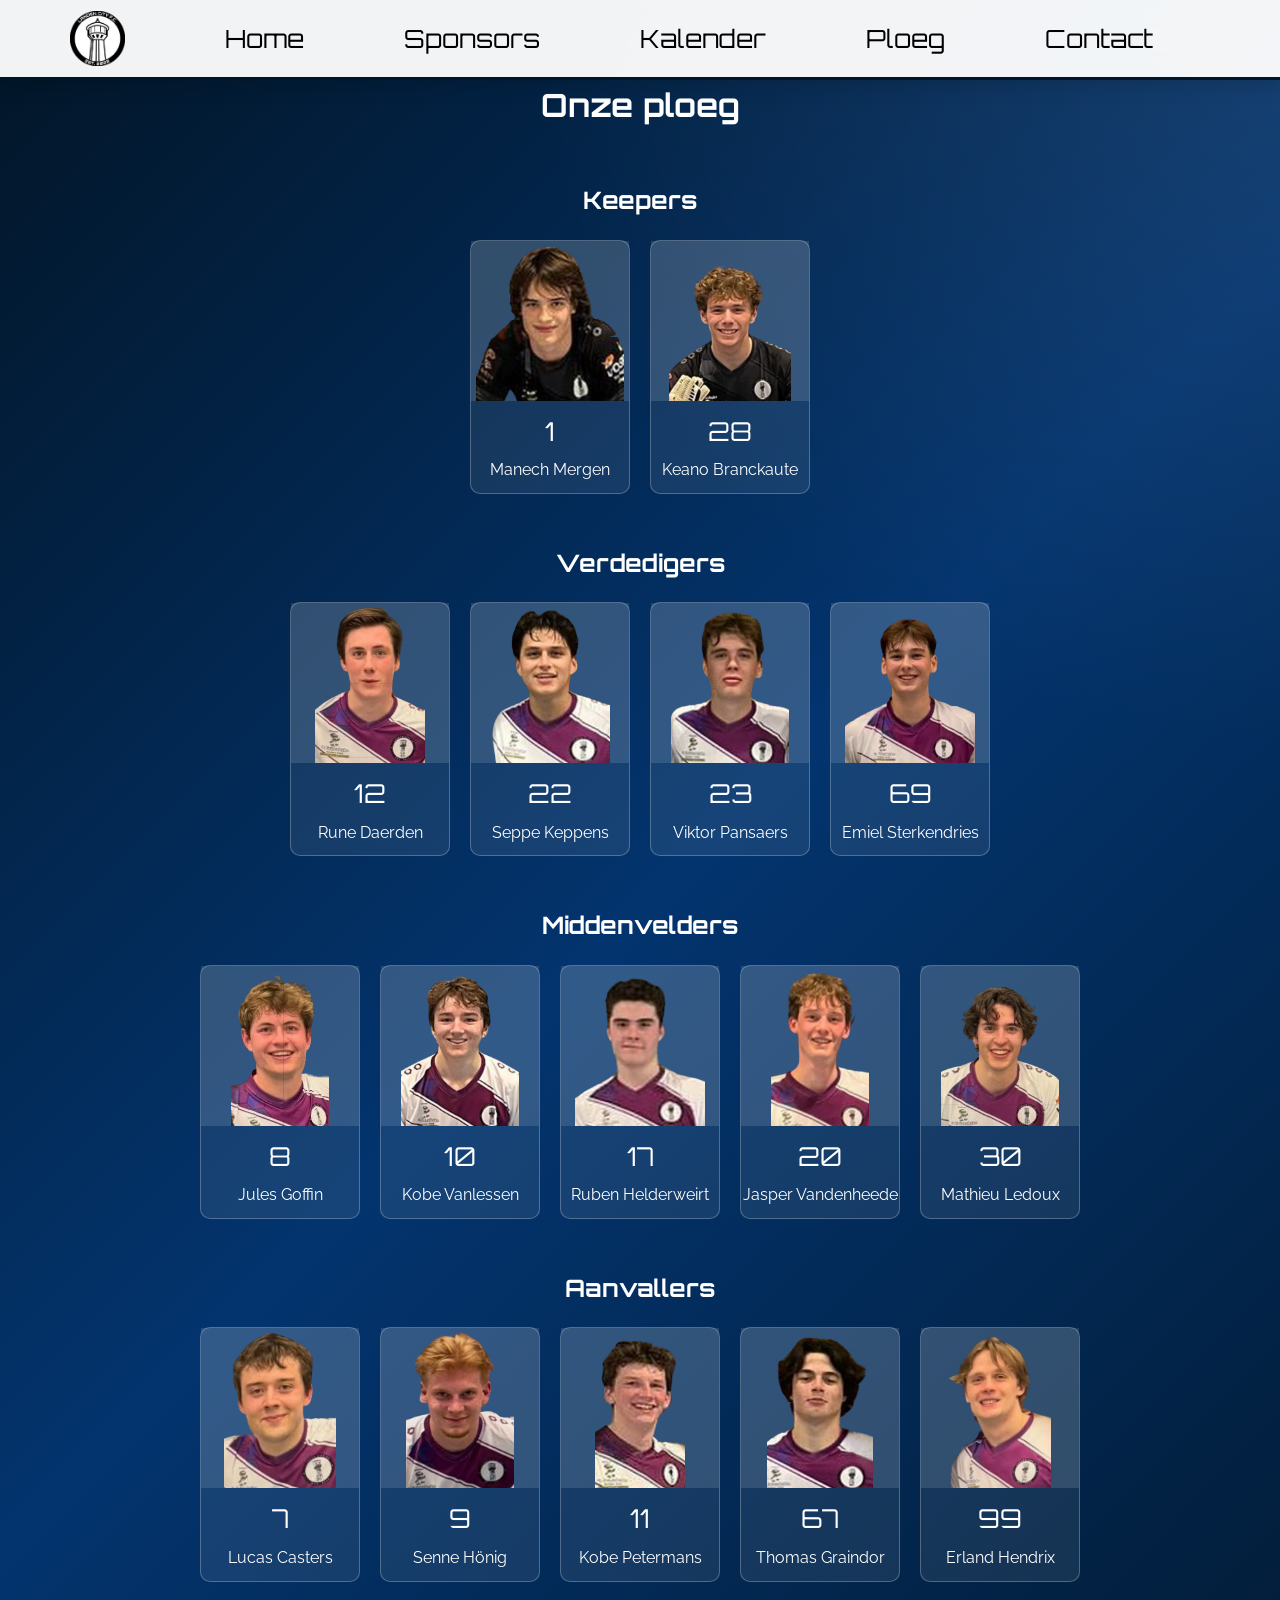
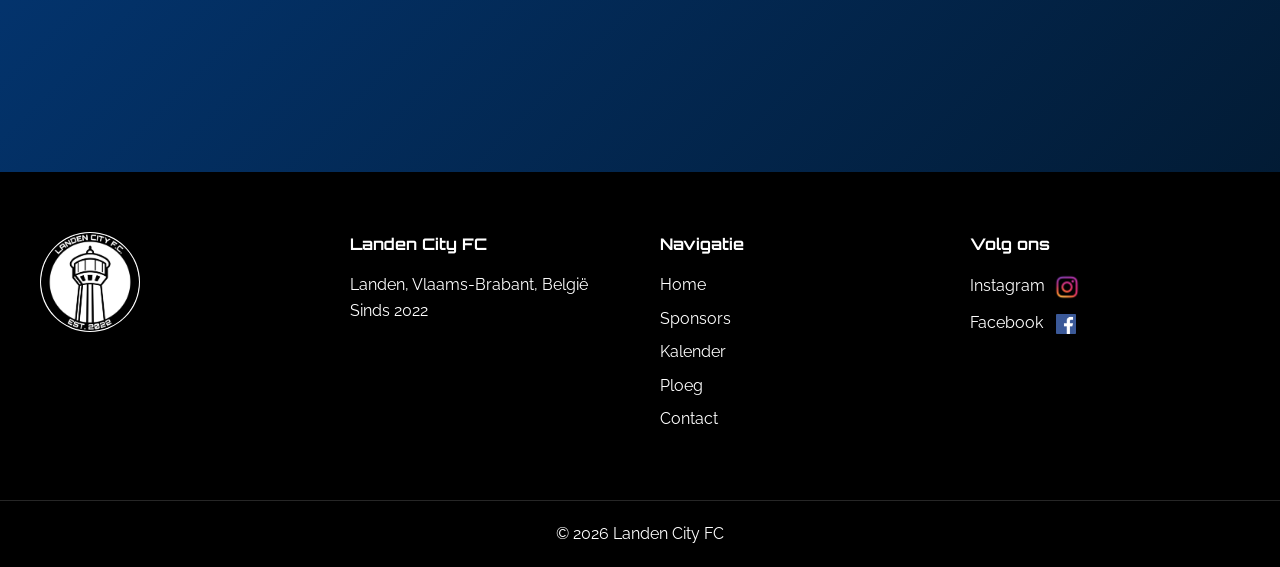
<file: ploeg.html>
<!DOCTYPE html>
<html>

<head>
    <meta charset="UTF-8">
    <meta name="viewport" content="width=device-width, initial-scale=1.0">
    
    <link href="https://fonts.googleapis.com/css2?family=Orbitron:wght@400;500;600;700&family=Roboto:wght@300;400;500;700&family=Poppins:wght@300;400;500;600&family=Raleway:wght@300;400;500;600&family=Quicksand:wght@300;400;500;600&display=swap" rel="stylesheet">
    <title>Landen City FC</title>
    <link rel="stylesheet" href="style.css">
    <link rel="icon" type="image/png" href="afbeeldingen/lcfc_logo_2026_2.png">
</head>


<body> <!--Dit is alles wat zichtbaar is op de pagina van de website zelf-->
    <header>
        <div>
            <nav class="navbar">
                <a href="index.html">
                <img src="afbeeldingen/lcfc_logo_2026_2.png" alt="Nieuw logo LCFC" class="afbeeldingnav">
                </a>
                <ul>
                    <li><a href="index.html">Home</a></li>
                    <li><a href="sponsors.html">Sponsors</a></li>
                    <li><a href="kalender.html">Kalender</a></li>
                    <li><a href="ploeg.html">Ploeg</a></li>
                    <li><a href="contact.html">Contact</a></li>
                </ul>
            </nav>
        </div>
    </header>
    <div class="content">
        <h1 class="ploeg-groep">Onze ploeg</h1>
        <div class="ploeg-wrapper">

            <!--
                INVULINSTRUCTIES:
                1. Kopieer een heel .speler-card blok om een nieuwe speler toe te voegen.
                2. Vervang de tekst "Foto" in .speler-foto door <img src="afbeeldingen/naam.jpg" alt="Naam speler">
                   (zet je fotobestanden dan gewoon in de map "afbeeldingen" naast dit bestand).
                3. Pas rugnummer, naam en positie aan in de bijhorende regels.
                4. Verwijder een .ploeg-groep volledig als je die linie niet gebruikt,
                   of verander de titel (bv. "Staf" voor trainers/begeleiders).
            -->

            <div class="ploeg-groep">
                <h2>Keepers</h2>
                <div class="speler-grid">
                    <div class="speler-card">
                        <div class="speler-foto"><img src="afbeeldingen/MM_foto.png" alt="manech"></div>
                        <div class="speler-nummer">1</div>
                        <div class="speler-naam">Manech Mergen</div>
                        <div class="speler-positie"></div>
                    </div>
                    <div class="speler-card">
                        <div class="speler-foto"><img src="afbeeldingen/KB_foto.png" alt="keano"></div>
                        <div class="speler-nummer">28</div>
                        <div class="speler-naam">Keano Branckaute</div>
                        <div class="speler-positie"></div>
                    </div>
                </div>
            </div>

            <div class="ploeg-groep">
                <h2>Verdedigers</h2>
                <div class="speler-grid">
                    <div class="speler-card">
                        <div class="speler-foto"><img src="afbeeldingen/RD_foto.png" alt="rune"></div>
                        <div class="speler-nummer">12</div>
                        <div class="speler-naam">Rune Daerden</div>
                        <div class="speler-positie"></div>
                    </div>
                    <div class="speler-card">
                        <div class="speler-foto"><img src="afbeeldingen/SK_foto.png" alt="seppe"></div>
                        <div class="speler-nummer">22</div>
                        <div class="speler-naam">Seppe Keppens</div>
                        <div class="speler-positie"></div>
                    </div>
                    <div class="speler-card">
                        <div class="speler-foto"><img src="afbeeldingen/VP_foto.png" alt="viktor"></div>
                        <div class="speler-nummer">23</div>
                        <div class="speler-naam">Viktor Pansaers</div>
                        <div class="speler-positie"></div>
                    </div>
                    <div class="speler-card">
                        <div class="speler-foto"><img src="afbeeldingen/ES_foto.png" alt="emiel"></div>
                        <div class="speler-nummer">69</div>
                        <div class="speler-naam">Emiel Sterkendries</div>
                        <div class="speler-positie"></div>
                    </div>
                </div>
            </div>

            <div class="ploeg-groep">
                <h2>Middenvelders</h2>
                <div class="speler-grid">
                    <div class="speler-card">
                        <div class="speler-foto"><img src="afbeeldingen/JG_foto.png" alt="jules"></div>
                        <div class="speler-nummer">8</div>
                        <div class="speler-naam">Jules Goffin</div>
                        <div class="speler-positie"></div>
                    </div>
                    <div class="speler-card">
                        <div class="speler-foto"><img src="afbeeldingen/KV_foto.png" alt="kobe"></div>
                        <div class="speler-nummer">10</div>
                        <div class="speler-naam">Kobe Vanlessen</div>
                        <div class="speler-positie"></div>
                    </div>
                    <div class="speler-card">
                        <div class="speler-foto"><img src="afbeeldingen/RH_foto.png" alt="ruben"></div>
                        <div class="speler-nummer">17</div>
                        <div class="speler-naam">Ruben Helderweirt</div>
                        <div class="speler-positie"></div>
                    </div> 
                        <div class="speler-card">
                        <div class="speler-foto"><img src="afbeeldingen/JV_foto.png" alt="jasper"></div>
                        <div class="speler-nummer">20</div>
                        <div class="speler-naam">Jasper Vandenheede</div>
                        <div class="speler-positie"></div>
                    </div>  
                    <div class="speler-card">
                        <div class="speler-foto"><img src="afbeeldingen/ML_foto.png" alt="mathieu"></div>
                        <div class="speler-nummer">30</div>
                        <div class="speler-naam">Mathieu Ledoux</div>
                        <div class="speler-positie"></div>
                    </div>                
                </div>
            </div>

            <div class="ploeg-groep">
                <h2>Aanvallers</h2>
                <div class="speler-grid">
                    <div class="speler-card">
                        <div class="speler-foto"><img src="afbeeldingen/LC_foto.png" alt="lucas"></div>
                        <div class="speler-nummer">7</div>
                        <div class="speler-naam">Lucas Casters</div>
                        <div class="speler-positie"></div>
                    </div>
                    <div class="speler-card">
                        <div class="speler-foto"><img src="afbeeldingen/SH_foto.png" alt="senne"></div>
                        <div class="speler-nummer">9</div>
                        <div class="speler-naam">Senne Hönig</div>
                        <div class="speler-positie"></div>
                    </div>
                    <div class="speler-card">
                        <div class="speler-foto"><img src="afbeeldingen/KP_foto.png" alt="petje"></div>
                        <div class="speler-nummer">11</div>
                        <div class="speler-naam">Kobe Petermans</div>
                        <div class="speler-positie"></div>
                    </div>
                    <div class="speler-card">
                        <div class="speler-foto"><img src="afbeeldingen/TG_foto.png" alt="thomas"></div>
                        <div class="speler-nummer">67</div>
                        <div class="speler-naam">Thomas Graindor</div>
                        <div class="speler-positie"></div>
                    </div>
                    <div class="speler-card">
                        <div class="speler-foto"><img src="afbeeldingen/EH_foto.png" alt="erland"></div>
                        <div class="speler-nummer">99</div>
                        <div class="speler-naam">Erland Hendrix</div>
                        <div class="speler-positie"></div>
                    </div>
                </div>
            </div>

        </div>
    </div>

<footer class="footer">
    <div class="footer-container">

        <div class="footer-logo">
            <img src="afbeeldingen/lcfc_logo_2026_2.png" alt="Nieuw logo LCFC" class="afbeelding">  
            
        </div>

        <div>
            <h4>Landen City FC</h4>
            <p>Landen, Vlaams-Brabant, België</p>
            <p>Sinds 2022</p>
        </div>
        
        <div>
            <h4>Navigatie</h4>
            <ul class="footer-nav">
                <li><a href="index.html">Home</a></li>
                <li><a href="sponsors.html">Sponsors</a></li>
                <li><a href="kalender.html">Kalender</a></li>
                <li><a href="ploeg.html">Ploeg</a></li>
                <li><a href="contact.html">Contact</a></li>
            </ul>
        </div>

        <div>
            <h4>Volg ons</h4>

            <p><a href="https://www.instagram.com/landen_city_fc/">Instagram
                            <img src="afbeeldingen/instagram_logo.png" alt="logo instagram" class="social-iconi">
                         </a>
            </p>

            <p><a href="https://www.facebook.com/profile.php?id=61591784882797">Facebook
                            <img src="afbeeldingen/facebook_logo.png" alt="logo facebook" class="social-iconf">
                         </a>
            </p>
        </div>

    </div>

    <div class="footer-bottom">
        © 2026 Landen City FC
    </div>
</footer>

</body>



</html>
</file>
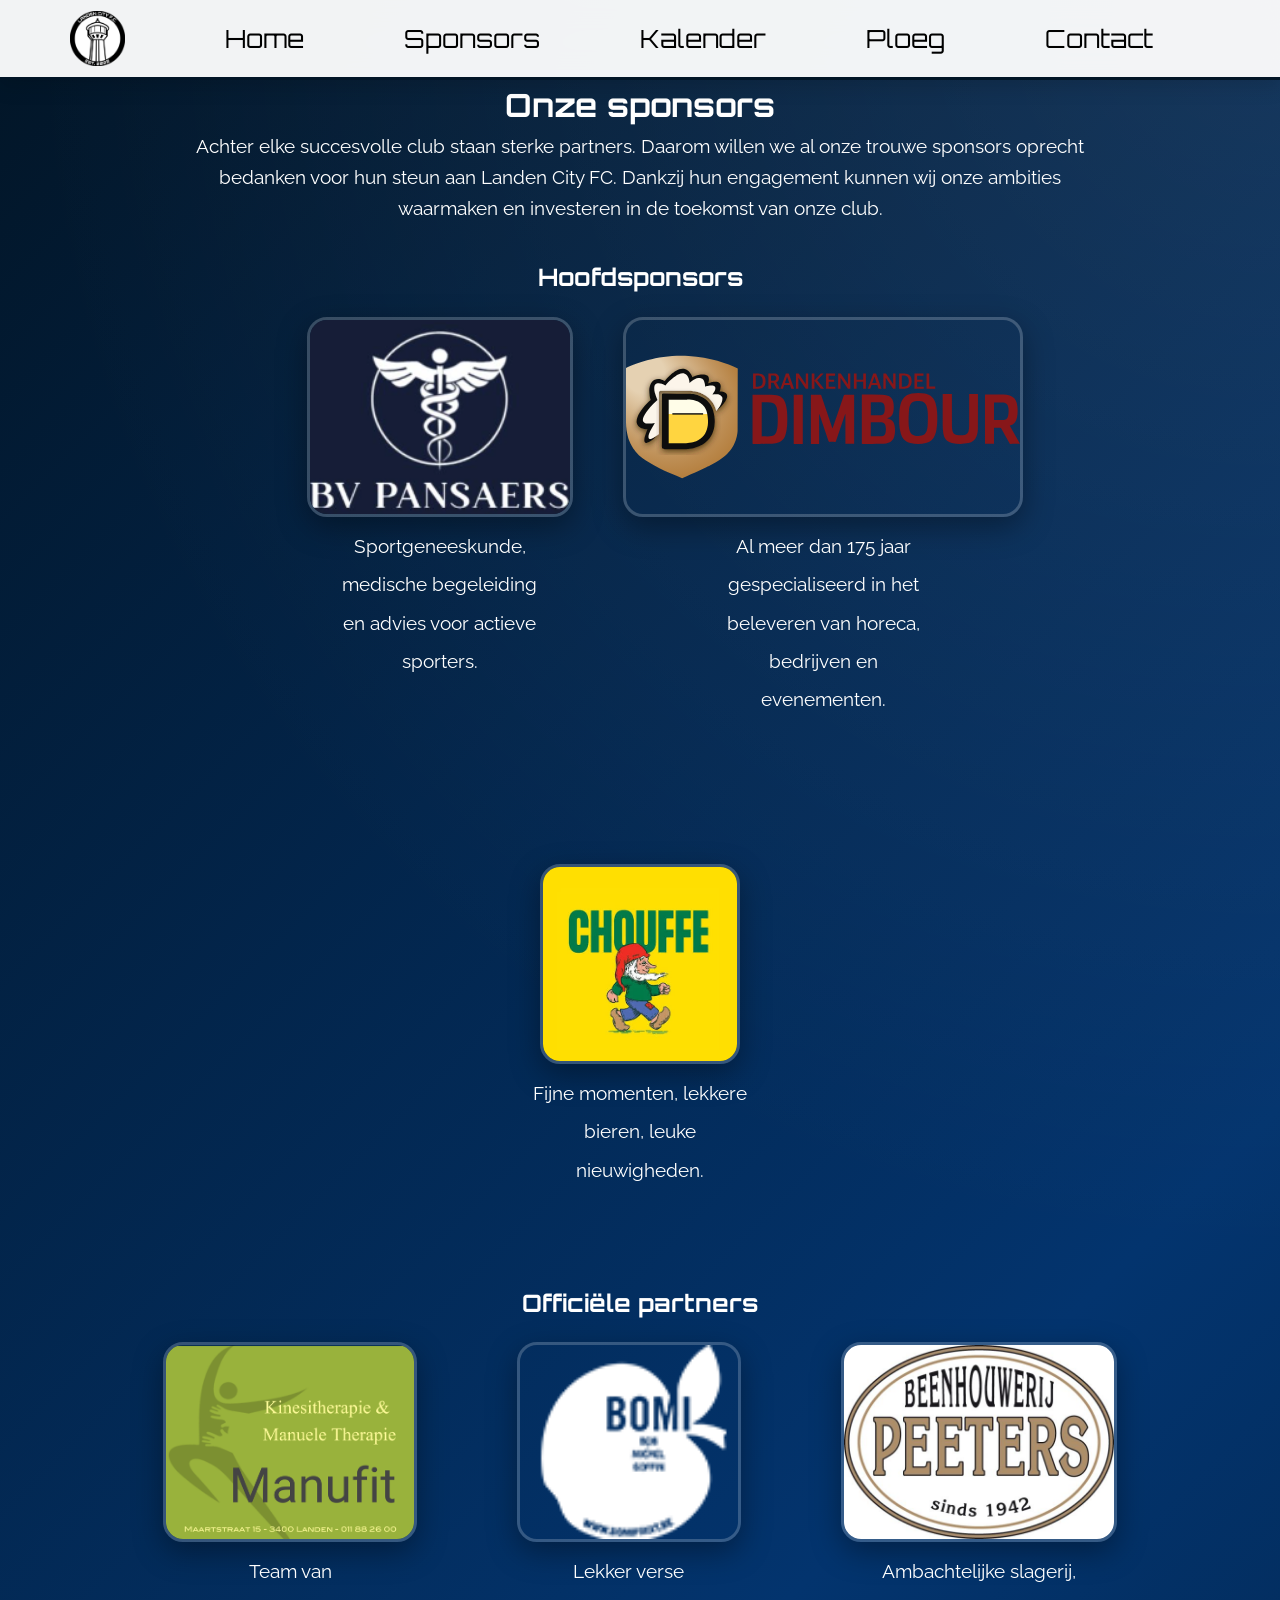
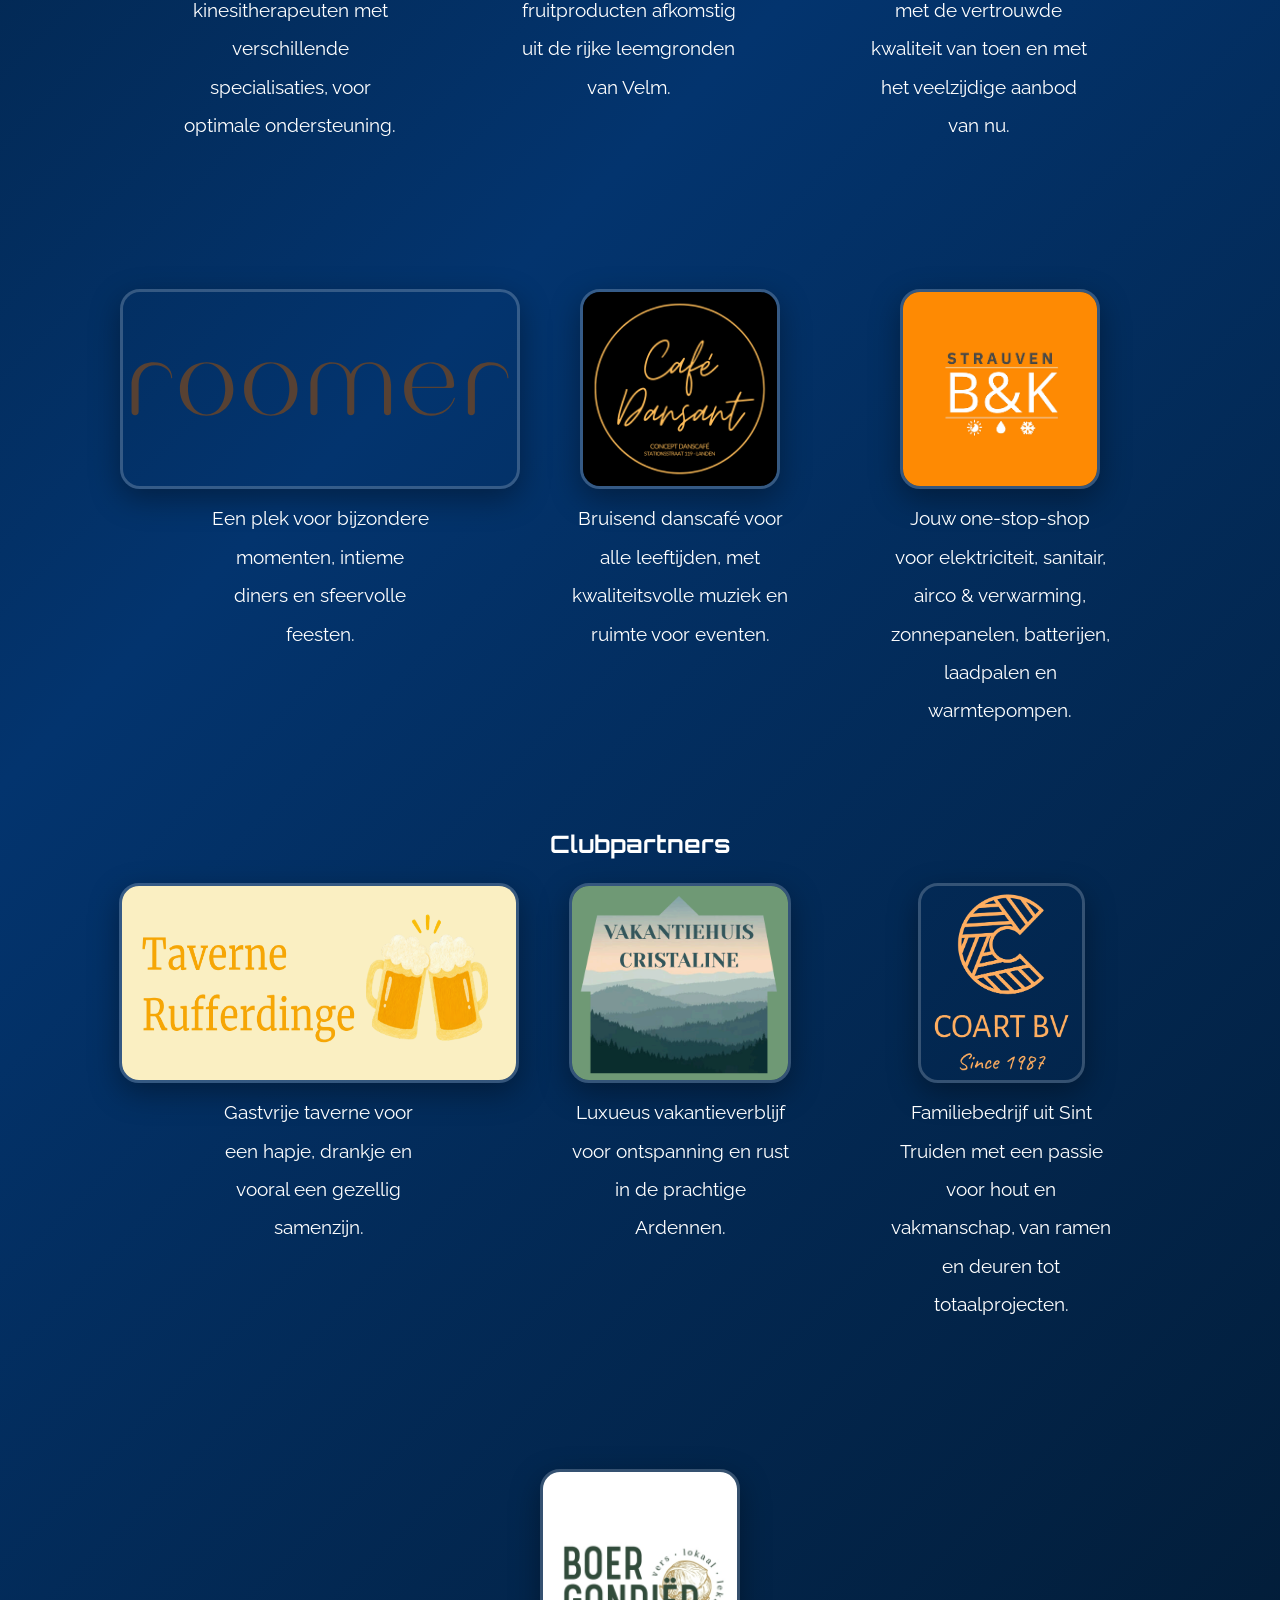
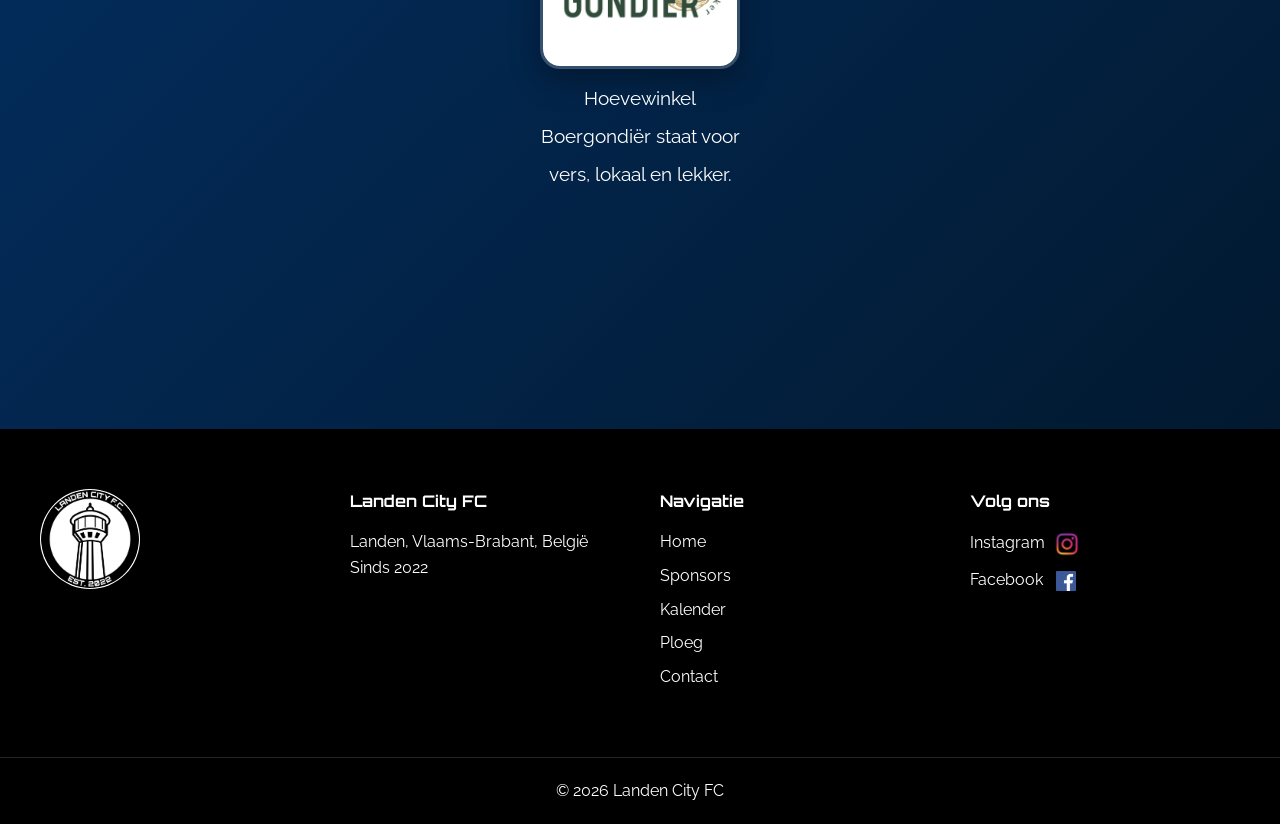
<file: sponsors.html>
<!DOCTYPE html>
<html>

<head><!--Dit is alles wat te maken heeft met wat er in de link en tabblad van de website staat-->
    <meta charset="UTF-8">
    <meta name="viewport" content="width=device-width, initial-scale=1.0">

    <link href="https://fonts.googleapis.com/css2?family=Orbitron:wght@400;500;600;700&family=Roboto:wght@300;400;500;700&family=Poppins:wght@300;400;500;600&family=Raleway:wght@300;400;500;600&family=Quicksand:wght@300;400;500;600&display=swap" rel="stylesheet">
    <title>Landen City FC</title>
    <link rel="stylesheet" href="style.css">
    <link rel="icon" type="image/png" href="afbeeldingen/lcfc_logo_2026_2.png">
</head>



<body> <!--Dit is alles wat zichtbaar is op de pagina van de website zelf-->
    <header>
        <div>
            <nav class="navbar">
                <a href="index.html">
                <img src="afbeeldingen/lcfc_logo_2026_2.png" alt="Nieuw logo LCFC" class="afbeeldingnav">
                </a>
                <ul>
                    <li><a href="index.html">Home</a></li>
                    <li><a href="sponsors.html">Sponsors</a></li>
                    <li><a href="kalender.html">Kalender</a></li>
                    <li><a href="ploeg.html">Ploeg</a></li>
                    <li><a href="contact.html">Contact</a></li>
                </ul>
            </nav>
        </div>
    </header>
    <div class="content">
        <h1 class="page-titel">Onze sponsors</h1>
        <p style="display:block; max-width:900px; margin:auto; font-size: 1.2rem; margin-bottom: 35px;">
                Achter elke succesvolle club staan sterke partners. Daarom willen we al onze trouwe sponsors oprecht bedanken voor hun steun aan Landen City FC.
                Dankzij hun engagement kunnen wij onze ambities waarmaken en investeren in de toekomst van onze club.
        </p>
        <div class="sponsors-wrapper">

            <!-- HOOFDSPONSOR: vervang de tekst in .sponsor-card door bv. <img src="afbeeldingen/logo-sponsor.png" alt="Naam sponsor"> -->
            <div class="sponsor-tier">
                <h2>Hoofdsponsors</h2>
                <span class="sponsor-grid">
                        <div class="sponsor-card"><img src="afbeeldingen/BV_pansaers.png" alt="BV_pansaers">
                        <p class="sponsor-beschrijving">
                            Sportgeneeskunde, medische begeleiding en advies voor actieve sporters.
                        </div>

                        <div class="sponsor-card"><a href="https://www.dimbour.be/"><img src="afbeeldingen/Logo_dimbour.svg" alt="dimbour"></a>
                        <p class="sponsor-beschrijving">
                            Al meer dan 175 jaar gespecialiseerd in het beleveren van horeca, bedrijven en evenementen. 
                        </p>   
                        </div> 
                    
                        <div class="sponsor-card"><a href="https://chouffe.com/nl-be"><img src="afbeeldingen/chouffe.jpg" alt="chouffe"></a>
                        <p class="sponsor-beschrijving">
                            Fijne momenten, lekkere bieren, leuke nieuwigheden. 
                        </p>   
                        </div> 
                </span>    
            </div>

            <!-- SPONSORS: kopieer een .sponsor-card om er meer toe te voegen -->
            <div class="sponsor-tier">
                <h2>Officiële partners</h2>
                <span class="sponsor-grid">
                        <div class="sponsor-card"><a href="https://www.manufit.be/"><img src="afbeeldingen/manufit.png" alt="manufit"></a>
                        <p class="sponsor-beschrijving">
                            Team van kinesitherapeuten met verschillende specialisaties, voor optimale ondersteuning.
                        </p>                        
                        </div>
                    
                        <div class="sponsor-card"><a href="https://www.bomifruit.be/"><img src="afbeeldingen/bomi.png" alt="bomi"></a>
                        <p class="sponsor-beschrijving">
                            Lekker verse fruitproducten afkomstig uit de rijke leemgronden van Velm.
                        </p>                        
                        </div>
                    
                        <div class="sponsor-card"><a href="http://www.beenhouwerij-peeters.be/"><img src="afbeeldingen/peeters.jpg" alt="peeters"></a>
                        <p class="sponsor-beschrijving">
                            Ambachtelijke slagerij, met de vertrouwde kwaliteit van toen en met het veelzijdige aanbod van nu.
                        </p>                        
                        </div>
                    
                        <div class="sponsor-card"><a href="https://roomer.eu/"><img src="afbeeldingen/logo_roomer_cacao.svg" alt="roomer"></a>
                        <p class="sponsor-beschrijving">
                            Een plek voor bijzondere momenten, intieme diners en sfeervolle feesten.
                        </p>                        
                        </div>
                    
                        <div class="sponsor-card"><a href="https://www.cafedansant.be/"><img src="afbeeldingen/dansant.png" alt="dansant"></a>
                        <p class="sponsor-beschrijving">
                            Bruisend danscafé voor alle leeftijden, met kwaliteitsvolle muziek en ruimte voor eventen.
                        </p>                        
                        </div>
                    
                        <div class="sponsor-card"><a href="https://www.benk.be/"><img src="afbeeldingen/benk.png" alt="strauven"></a>
                        <p class="sponsor-beschrijving">
                            Jouw one-stop-shop voor elektriciteit, sanitair, airco & verwarming, zonnepanelen, batterijen, laadpalen en warmtepompen.
                        </p>                        
                        </div>
                </span>
            </div>

            <div class="sponsor-tier">
                <h2>Clubpartners</h2>
                <span class="sponsor-grid">
                        <div class="sponsor-card"><a href="https://www.facebook.com/p/Taverne-Rufferdinge-61555790918220/"><img src="afbeeldingen/rufferdinge.png" alt="rufferdinge"></a>
                        <p class="sponsor-beschrijving">
                            Gastvrije taverne voor een hapje, drankje en vooral een gezellig samenzijn.
                        </p>                        
                        </div>
                    
                        <div class="sponsor-card"><a href="https://www.ardenneresidences.com/nl/bestemming/daverdisse/villa-daverdisse/cristaline/"><img src="afbeeldingen/cristaline.png" alt="cristaline"></a>
                        <p class="sponsor-beschrijving">
                            Luxueus  vakantieverblijf voor ontspanning en rust in de prachtige Ardennen.
                        </p>                        
                        </div>
                    
                        <div class="sponsor-card"><a href="https://coartbv.be/"><img src="afbeeldingen/coart.png" alt="coart"></a>
                        <p class="sponsor-beschrijving">
                            Familiebedrijf uit Sint Truiden met een passie voor hout en vakmanschap, van ramen en deuren tot totaalprojecten.
                        </p>                        
                        </div>

                        <div class="sponsor-card"><a href="https://www.lekkervanbijons.be/producten/rechtvanbijdeboer/verkooppunten/hoevewinkel/boergondier"><img src="afbeeldingen/boergondier.png" alt="boergondier"></a>
                        <p class="sponsor-beschrijving">
                            Hoevewinkel Boergondiër staat voor vers, lokaal en lekker.
                        </p>                        
                        </div>
                </span>
            </div>

        </div>
    </div>

<footer class="footer">
    <div class="footer-container">

        <div class="footer-logo">
            <img src="afbeeldingen/lcfc_logo_2026_2.png" alt="Nieuw logo LCFC" class="afbeelding">  
            
        </div>

        <div>
            <h4>Landen City FC</h4>
            <p>Landen, Vlaams-Brabant, België</p>
            <p>Sinds 2022</p>
        </div>
        
        <div>
            <h4>Navigatie</h4>
            <ul class="footer-nav">
                <li><a href="index.html">Home</a></li>
                <li><a href="sponsors.html">Sponsors</a></li>
                <li><a href="kalender.html">Kalender</a></li>
                <li><a href="ploeg.html">Ploeg</a></li>
                <li><a href="contact.html">Contact</a></li>
            </ul>
        </div>

        <div>
            <h4>Volg ons</h4>

            <p><a href="https://www.instagram.com/landen_city_fc/">Instagram
                            <img src="afbeeldingen/instagram_logo.png" alt="logo instagram" class="social-iconi">
                         </a>
            </p>

            <p><a href="https://www.facebook.com/profile.php?id=61591784882797">Facebook
                            <img src="afbeeldingen/facebook_logo.png" alt="logo facebook" class="social-iconf">
                         </a>
            </p>
        </div>

    </div>

    <div class="footer-bottom">
        © 2026 Landen City FC
    </div>
</footer>

</body>




</html>
</file>
<file: style.css>
/* ==========================
   RESET
========================== */

*{
    margin:0;
    padding:0;
    box-sizing:border-box;
}

/* ==========================
   ALGEMENE LAYOUT
========================== */

html{
    overflow-x:hidden;
    width:100%;
}

body{
    display:flex;
    flex-direction:column;
    min-height:100vh;
    width:100%;
    max-width:100vw;
    padding-top:80px;
    overflow-x:hidden;

    text-align:center;
    font-family:'Raleway',sans-serif;
    line-height:1.6;

    background:
        radial-gradient(
            circle at top right,
            rgba(255,255,255,0.08),
            transparent 30%
        ),
        linear-gradient(
            135deg,
            #021526 0%,
            #03346E 45%,
            #021526 100%
        );
}

header{
    width:100%;
}

.content{
    flex:1;
    padding-bottom:60px;
}

.page-titel,
h1{
    color:white;
    font-family:'Orbitron',sans-serif;
}

p{
    color:white;
}

/* ==========================
   NAVBAR
========================== */

.navbar{
    position:fixed;
    top:0;
    width:100%;
    height:80px;

    background:rgba(255,255,255,0.95);
    backdrop-filter:blur(15px);

    display:flex;
    align-items:center;

    gap:100px;

    border-bottom:3px solid #021526;
    box-shadow:0 5px 20px rgba(0,0,0,0.15);

    z-index:1000;
}

.navbar a{
    display:flex;
    align-items:center;
}

nav a{
    color:black;
    text-decoration:none;
    font-family:'Orbitron',sans-serif;
    font-size:25px;
    transition:0.3s;
}

nav a:hover{
    color:#0A4D8C;
}

.navbar ul{
    display:flex;
    list-style:none;
    gap:100px;
}

.afbeeldingnav{
    width:55px;
    height:auto;
    display:block;

    margin-left:70px;
}

.afbeelding{
    width:300px;
    height:auto;
}

@media (max-width:768px){

    .navbar{
        height:auto;
        padding:10px;
        flex-direction:column;
        gap:10px;
        width:100%;
        overflow:hidden;
    }


    .navbar ul{
        display:flex;
        flex-wrap:wrap;
        justify-content:center;
        gap:10px;

        width:100%;
        padding:0;
        margin:0;
    }


    nav a{
        font-size:14px;
    }

    .afbeeldingnav{
        width:40px;
        margin-left:0;
    }

    body{
        padding-top:140px;
    }

    .footer-container{
        grid-template-columns:1fr;
        text-align:left;
        justify-items:center;
        padding:40px 20px;
        gap:30px;
    }

    .wedstrijd-item{
        flex-wrap:wrap;
        justify-content:center;
        gap:6px 12px;
        text-align:center;
    }

    .wedstrijd-badge{
        margin-right:0;
    }

}

/* ==========================
   HOMEPAGE
========================== */

.home-content{
    max-width: 900px;
    margin: 50px auto;
    padding: 0 25px;

    text-align: center;
    color: white;
}

.home-content h1{
    font-size: clamp(2rem, 9vw, 3.5rem);
    margin-bottom: 25px;
    overflow-wrap: break-word;
    word-break: break-word;
}

.home-content h2{
    font-size: 1.4rem;
    margin-bottom: 50px;
    font-weight: bold;
    color: rgba(255,255,255,0.85);
}

.home-content p{
    font-size: 1.2rem;
    line-height: 2;
    margin-bottom: 35px;
}

.home-content img{
    width: 100%;
    max-width: 500px;
    height: auto;

    display: block;
    margin: 40px auto;

    border-radius: 20px;
    border: 3px solid rgba(255,255,255,0.2);

    box-shadow:
        0 10px 30px rgba(0,0,0,0.35);

    transition: all 0.3s ease;
    margin-bottom: 100px;
}


.home-content img:hover{
    transform: scale(1.02);

    box-shadow:
        0 15px 40px rgba(0,0,0,0.45);
}

/* ==========================
   SPONSORS
========================== */

.sponsors-wrapper{
    max-width:1000px;
    margin:auto;
    padding:0 20px;
}

.sponsor-tier{
    margin-bottom:50px;
}

.sponsor-tier p{
    font-size: 1.2rem;
    line-height: 2;
    margin-bottom: 35px;
}

.sponsor-tier h2{
    color:white;
    font-family:'Orbitron',sans-serif;
    margin-bottom:10px;
}


.sponsor-grid{
    display:flex;
    flex-wrap:wrap;
    justify-content:center;
    gap:100px;
    margin-bottom: 60px;
}

.sponsor-card{
    display:flex;
    flex-direction:column;
    align-items:center;
    max-width:300px;
}


.sponsor-beschrijving{
    font-size:0.8rem;
    line-height:1.3;
    color:white;
    text-align:center;
    max-width:220px;
    width:100%;
}


.sponsor-card img{
    height: 200px;
    width: auto;
    max-width: 400px;

    display: block;
    margin: 10px auto;

    border-radius: 20px;
    border: 3px solid rgba(255,255,255,0.2);

    box-shadow:
        0 10px 30px rgba(0,0,0,0.35);

    transition: all 0.3s ease;
}


.sponsor-card img:hover{
    transform: scale(1.02);

    box-shadow:
        0 15px 40px rgba(0,0,0,0.45);
}

/* ==========================
   KALENDER
========================== */

.adres-link{
    color: white;
    text-decoration: none;

    border-bottom: 1px solid transparent;

    transition: all 0.3s ease;
}

.adres-link:hover{
    color: #9ccfff;

    border-bottom: 1px solid #9ccfff;

    padding-bottom: 2px;
}

.kalender-wrapper{
    max-width:700px;
    margin:auto;
    padding:0 20px;
    margin-bottom: 50px;
}

.kalender-sectie{
    max-width: 1000px;

    margin: 0 auto 60px auto;
    padding: 30px;

    background: rgba(255,255,255,0.08);

    border: 1px solid rgba(255,255,255,0.15);
    border-radius: 15px;
}

.kalender-sectie h2{
    color: white;
    margin-bottom: 25px;
    margin-top: 50px;
}

.kalender-sectie p{
    margin-bottom: 15px;
    font-size: 1.1rem;
}


.wedstrijden-lijst{
    list-style:none;

    display:flex;
    flex-direction:column;

    gap:15px;
}

.wedstrijd-item{
    background:rgba(255,255,255,0.08);

    border:1px solid rgba(255,255,255,0.25);
    border-radius:8px;

    padding:16px 20px;

    display:flex;
    justify-content:space-between;
    align-items:center;

    color:white;

    transition:0.3s;
}

.wedstrijd-item:hover{
    transform:translateY(-5px);
    box-shadow:0 10px 30px rgba(0,0,0,0.3);
}

.wedstrijd-datum{
    min-width:90px;
}

.wedstrijd-tegenstander{
    flex:1;
}

.wedstrijd-badge{
    border-radius:20px;
    padding:4px 10px;
    margin-right: 20px;
}

.wedstrijd-badge.thuis{
    background:#4CAF50;
    color:white;
}

.wedstrijd-badge.uit{
    background:#E67E22;
    color:white;
}

.wedstrijd-badge.event{
    background:#558ada;
    color:white;
}

/* ==========================
   CONTACT
========================== */

.contact-wrapper{
    max-width:900px;
    margin:auto;
    padding:20px;
}

.contact-wrapper h1{
    margin-bottom:40px;
}

.contact-wrapper h2{
    color:white;
    margin-bottom:5px;
}

.socials-contact{
    display:flex;
    flex-wrap:wrap;
    justify-content:center;
    gap:30px;
    margin-bottom:60px;
}

.social-link{
    display:flex;
    align-items:center;
    gap:12px;

    color:white;
    text-decoration:none;

    background:rgba(255,255,255,0.08);
    border:1px solid rgba(255,255,255,0.2);
    border-radius:12px;

    padding:12px 20px;

    transition:0.3s;
}

.social-link:hover{
    transform:translateY(-3px);
    background:rgba(255,255,255,0.12);
}

.social-iconci{
    width: 42px;
    height:42px;
    object-fit:contain;
    display:block;
}

.social-iconcf{
    width:30px;
    height:30px;
    object-fit:contain;
    display:block;
}

.contact-card{
    background:rgba(255,255,255,0.08);

    border:1px solid rgba(255,255,255,0.2);
    border-radius:15px;

    padding:25px;
    margin-bottom:25px;

    text-align:left;

    transition:0.3s;
}

.contact-card:hover{
    transform:translateY(-3px);
    box-shadow:0 10px 25px rgba(0,0,0,0.25);
}

.contact-card h2{
    color:white;
    margin-bottom:5px;
}

.contact-card h3{
    color:#9ccfff;
    margin-bottom:15px;
    font-weight:500;
}

.contact-card p{
    margin-bottom:6px;
}
/* ==========================
   PLOEG
========================== */

.ploeg-wrapper{
    max-width:1000px;
    margin:auto;
    padding:0 20px;
}

.ploeg-groep{
    margin-bottom:50px;
}

.ploeg-groep h1{
    font-size: 3.5rem;
    margin-bottom: 15px;
}

.ploeg-groep h2{
    color:white;
    font-family:'Orbitron',sans-serif;
    margin-bottom:20px;
}

.speler-grid{
    display:flex;
    flex-wrap:wrap;
    justify-content:center;

    gap:20px;
}

.speler-card{
    width:160px;

    background:rgba(255,255,255,0.08);

    border:1px solid rgba(255,255,255,0.25);
    border-radius:10px;

    color:white;

    transition:0.3s;
}

.speler-card:hover{
    transform:translateY(-5px);
    box-shadow:0 10px 30px rgba(0,0,0,0.3);
}

.speler-foto{
    width:100%;
    height:160px;
    overflow:hidden;

    display:flex;
    justify-content:center;
    align-items:center;

    background:rgba(255,255,255,0.12);
}

.speler-foto img{
    width:100%;
    height:100%;

    object-fit:contain;
}

.speler-nummer{
    font-family:'Orbitron',sans-serif;
    font-size:26px;
    margin-top:10px;
}

.speler-naam{
    margin-top:5px;
}

.speler-positie{
    margin-bottom:10px;
    opacity:0.8;
}

/* ==========================
   FOOTER
========================== */

.footer{
    margin-top:80px;
    background:black;
}

.footer-container{
    max-width:1400px;
    margin:auto;
    padding:60px 40px;

    display:grid;
    grid-template-columns:repeat(auto-fit, minmax(180px, 1fr));

    gap:40px;
    text-align:left;
}

.footer-nav{
    list-style:none;
    margin:0;
    padding:0;
}

.footer-logo img{
    width:100px;
    height:auto;

    background:white;
    border-radius:50%;

    padding:1px;
    margin-bottom:15px;
}

.footer h3,
.footer h4{
    color:white;
    font-family:'Orbitron',sans-serif;
    margin-bottom:15px;
}

.footer p{
    display: flex;
    align-items: center;
    gap: 8px;
}

.footer a{
    color:white;
    text-decoration:none;

    display:block;
    margin-bottom:8px;

    transition:0.3s;
}

.footer a:hover{
    color:#53a4ff;
    padding-left:5px;
}

.footer-bottom{
    border-top:1px solid rgba(255,255,255,0.15);

    text-align:center;

    color:white;

    padding:20px;
}

.social-iconi{
    width: 30px;
    height: 30px;

    margin-left: 3px;

    vertical-align: middle;
}

.social-iconi:hover{
    transform: scale(1.15);
    opacity: 0.85;
}

.social-iconf{
    width: 20px;
    height: 20px;

    margin-left: 9px;

    vertical-align: middle;
}

.social-iconf:hover{
    transform: scale(1.15);
    opacity: 0.85;
}


/* Fotoalbum */
.fotoalbum-grid{
    display:grid;
    grid-template-columns:repeat(auto-fill, minmax(200px, 1fr));
    grid-auto-rows:200px;
    gap:16px;
    max-width:1100px;
    margin:30px auto 0 auto;
}

.foto-tegel{
    position:relative;
    background:rgba(255,255,255,0.08);
    border:2px dashed rgba(255,255,255,0.4);
    border-radius:10px;
    display:flex;
    align-items:center;
    justify-content:center;
    color:rgba(255,255,255,0.6);
    font-family:'Poppins', sans-serif;
    font-size:14px;
    overflow:hidden;
}

/* Zodra er een echte <img> in de tegel staat, verdwijnt de placeholder-rand automatisch */
.foto-tegel:has(img){
    border:none;
    background:none;
}

.foto-tegel img{
    position:absolute;
    inset:0;
    width:100%;
    height:100%;
    object-fit:cover;
    display:block;
    transition:transform 0.4s ease;
}

.foto-tegel:hover img{
    transform:scale(1.05);
}

.foto-tegel.foto-groot{
    grid-column:span 2;
    grid-row:span 2;
}

@media (max-width:768px){
    .fotoalbum-grid{
        grid-template-columns:1fr;
    }

    .foto-tegel.foto-groot{
        grid-column:span 1;
        grid-row:span 1;
    }
}
</file>
